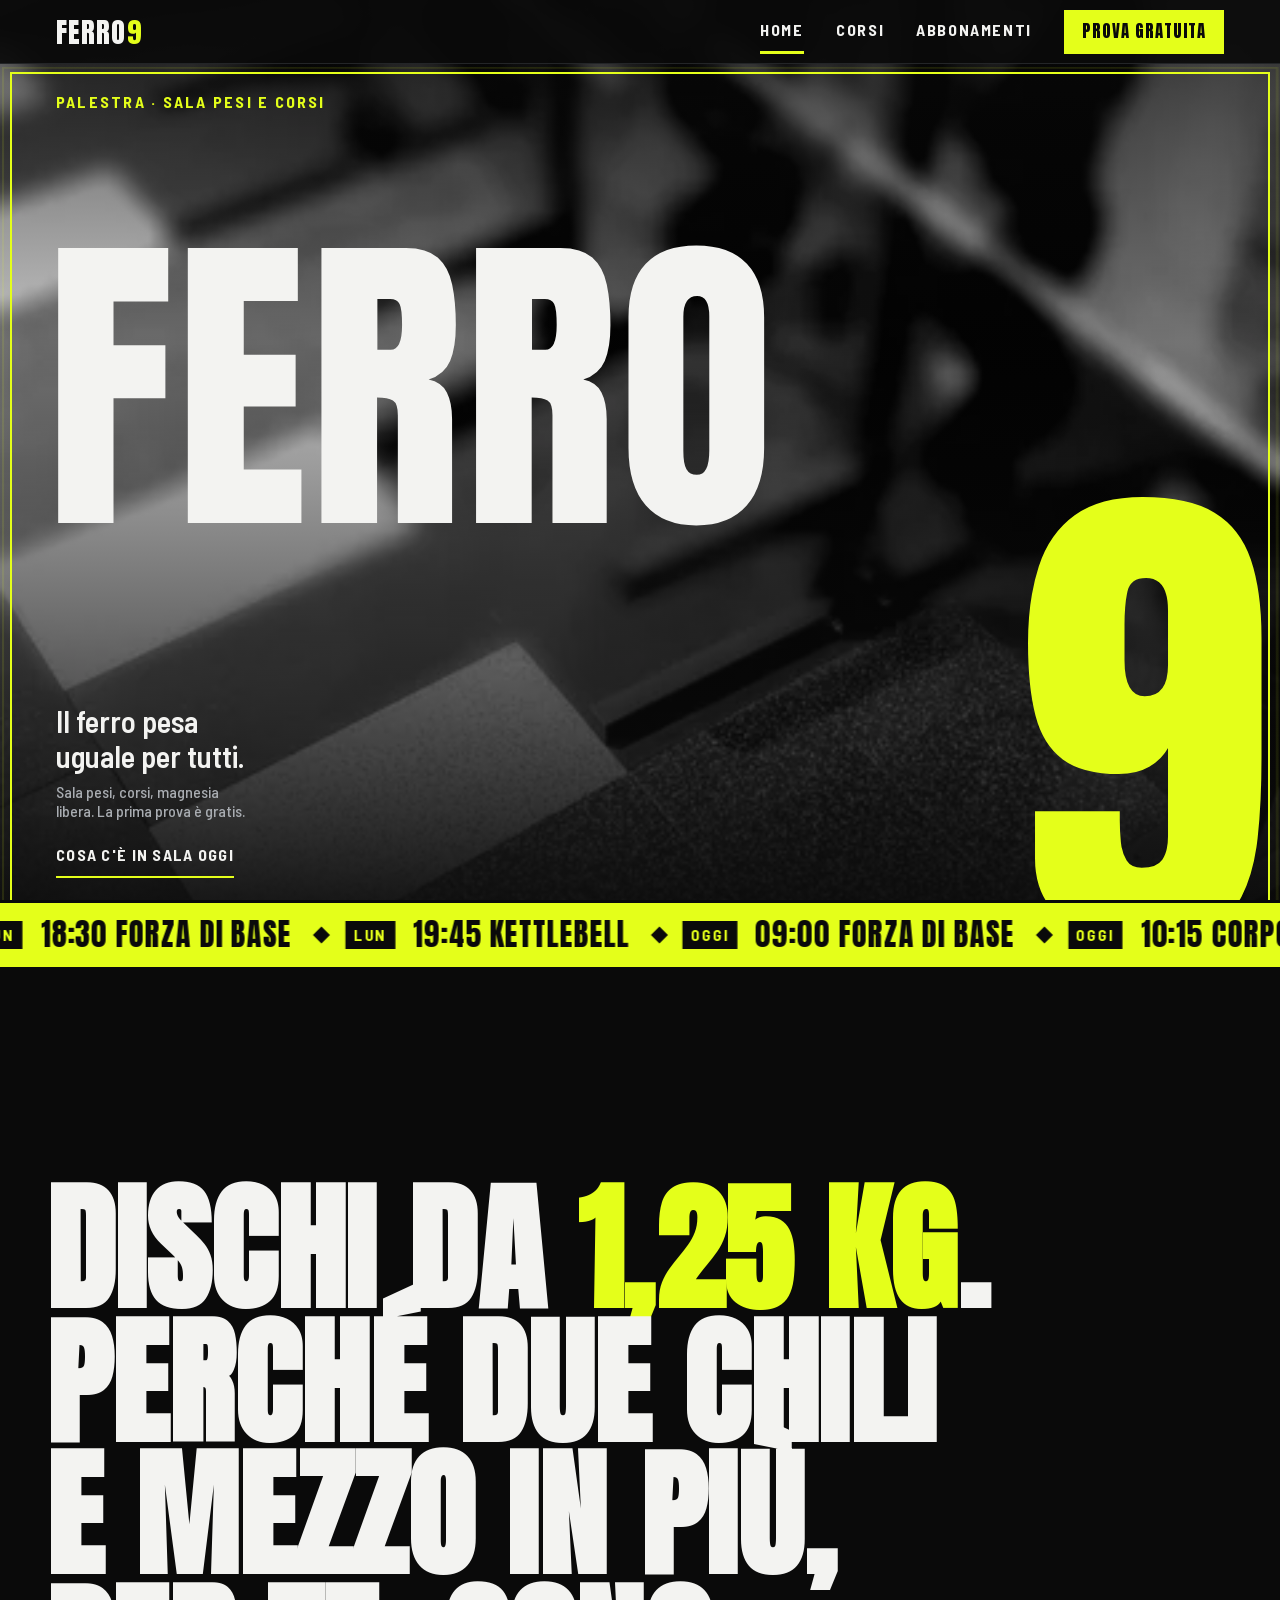
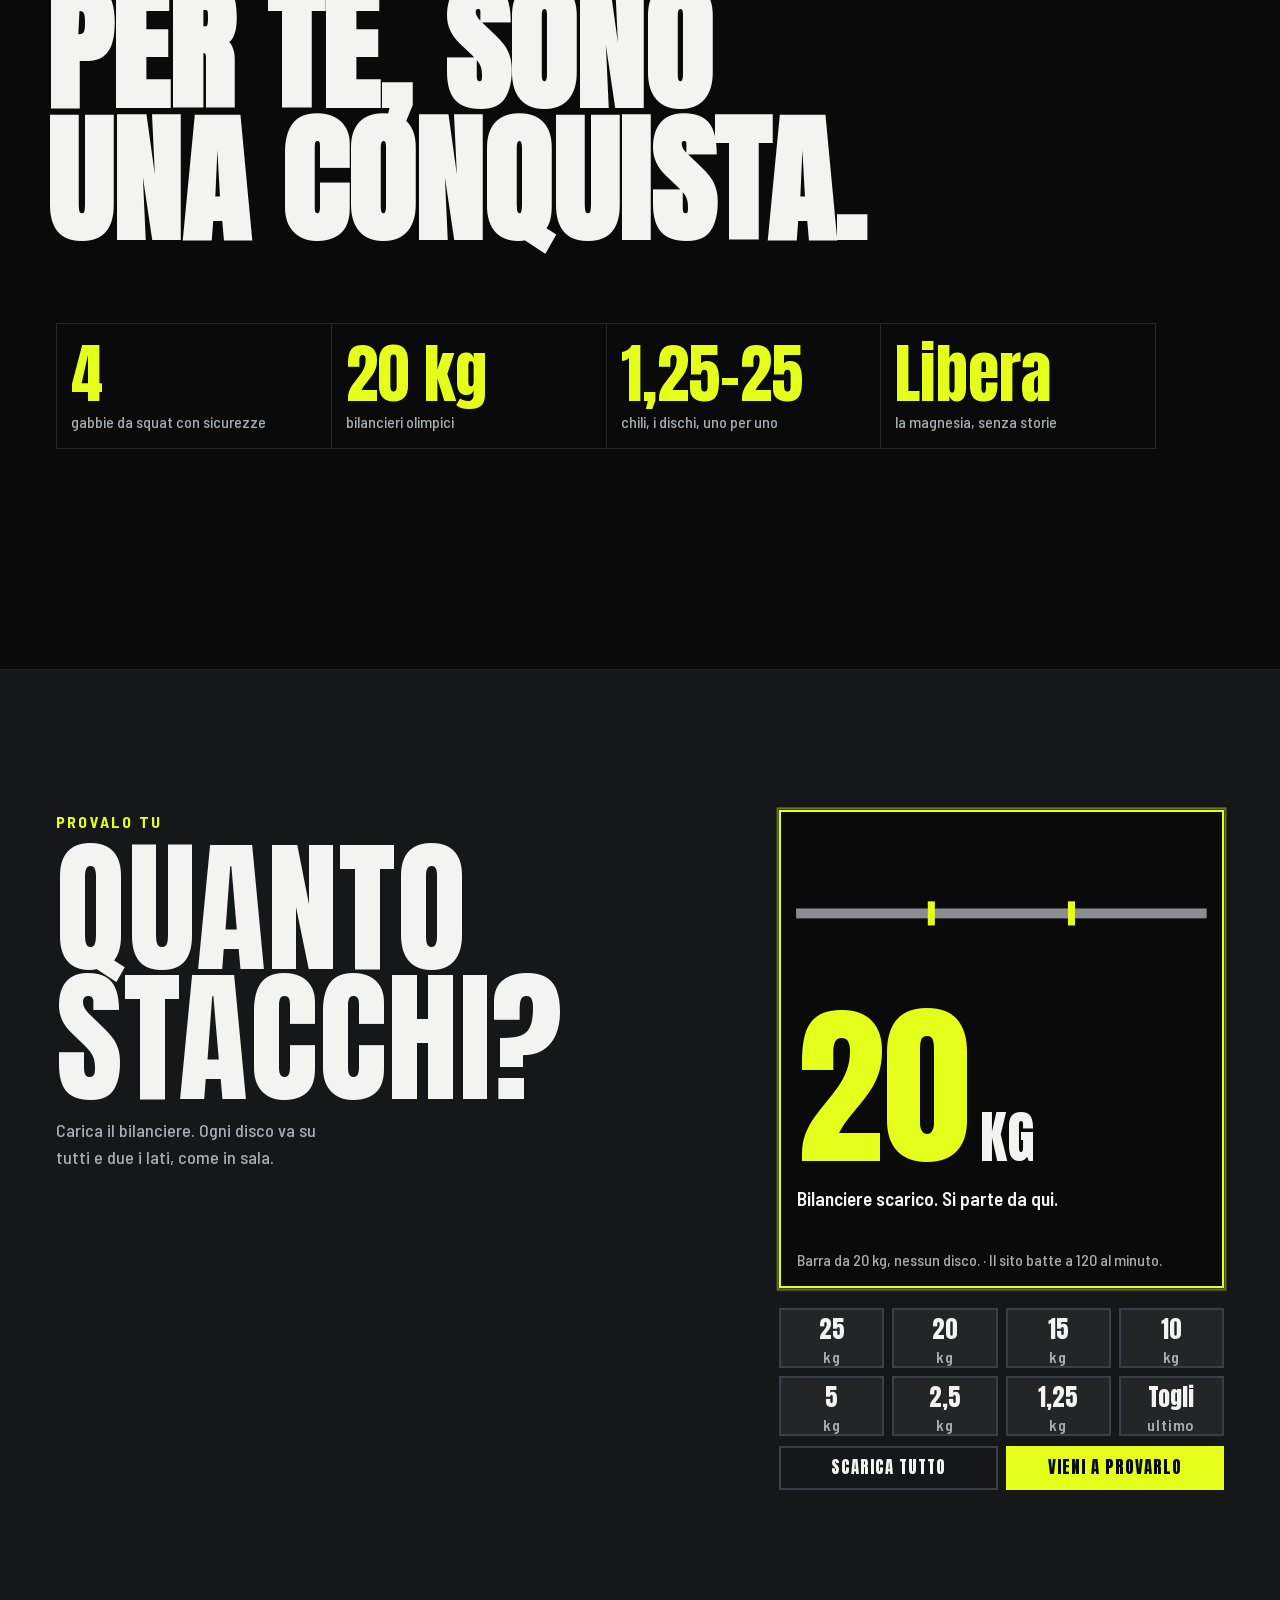
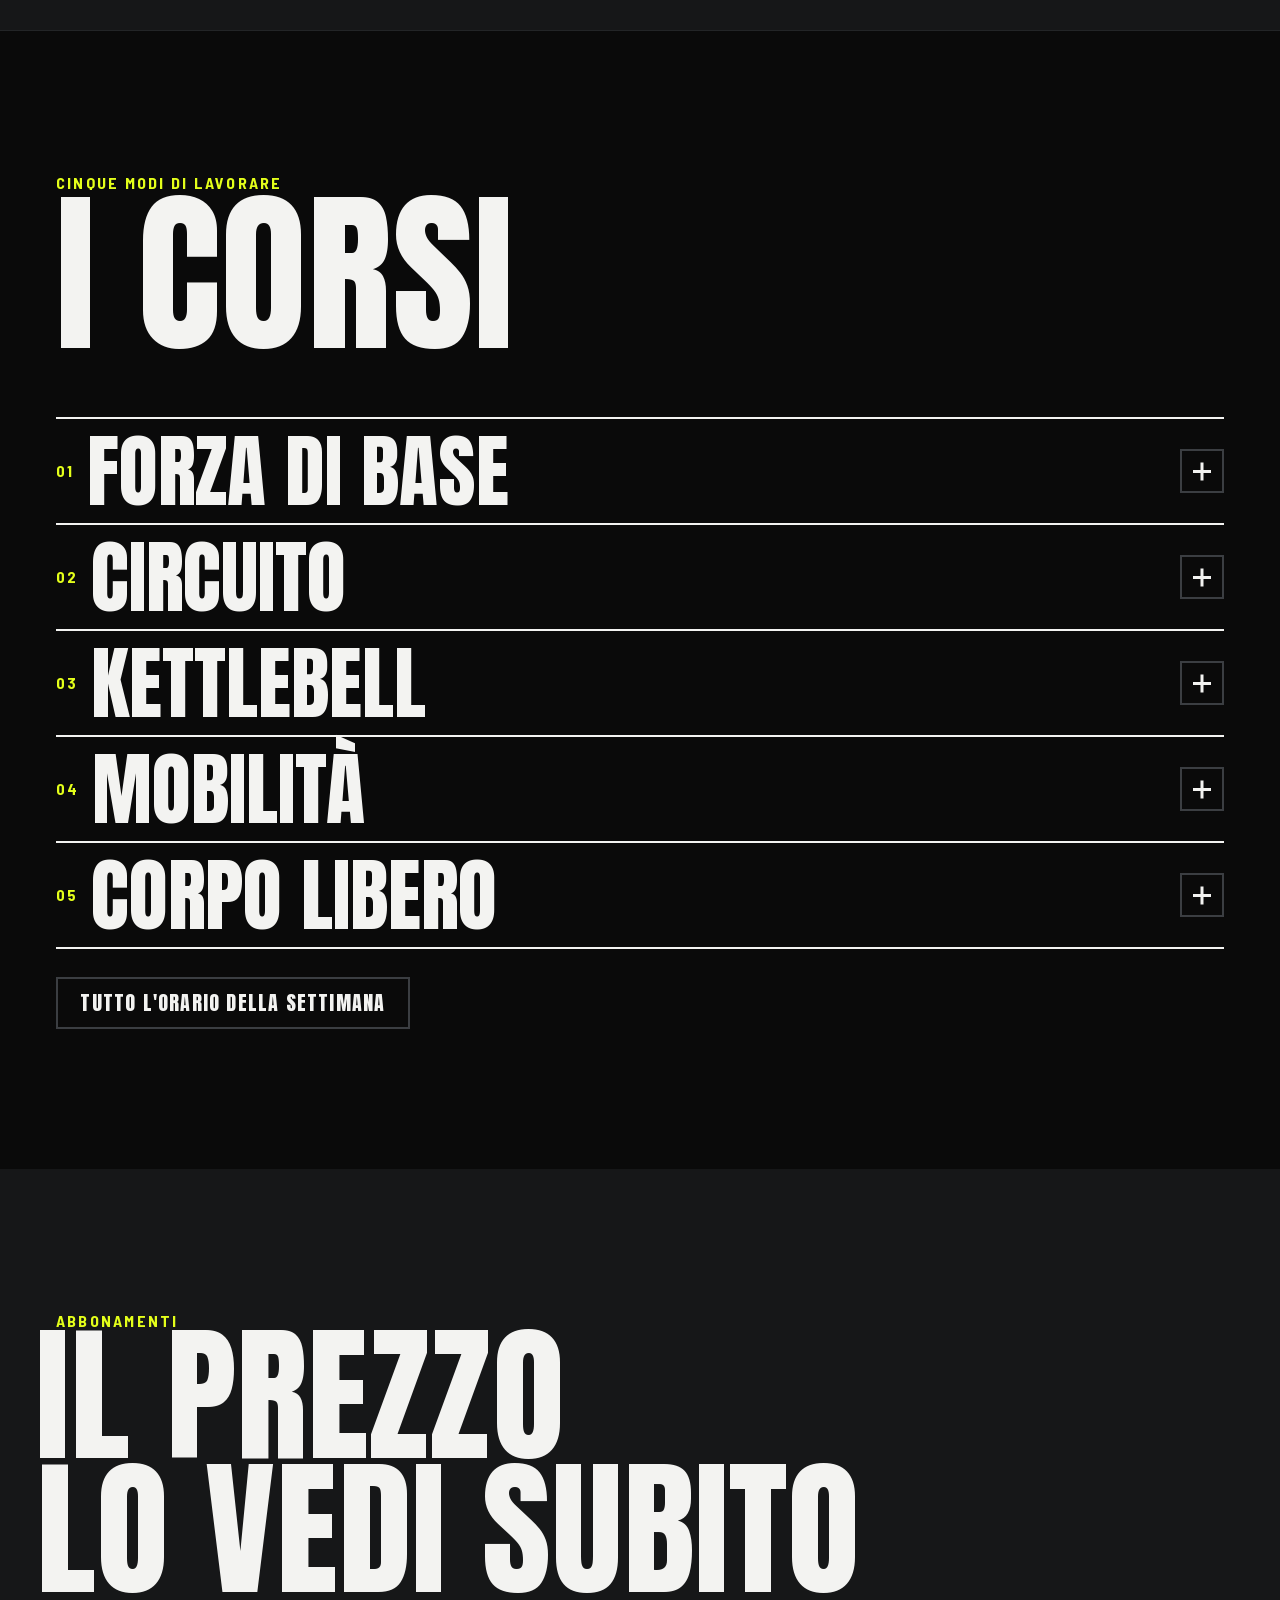
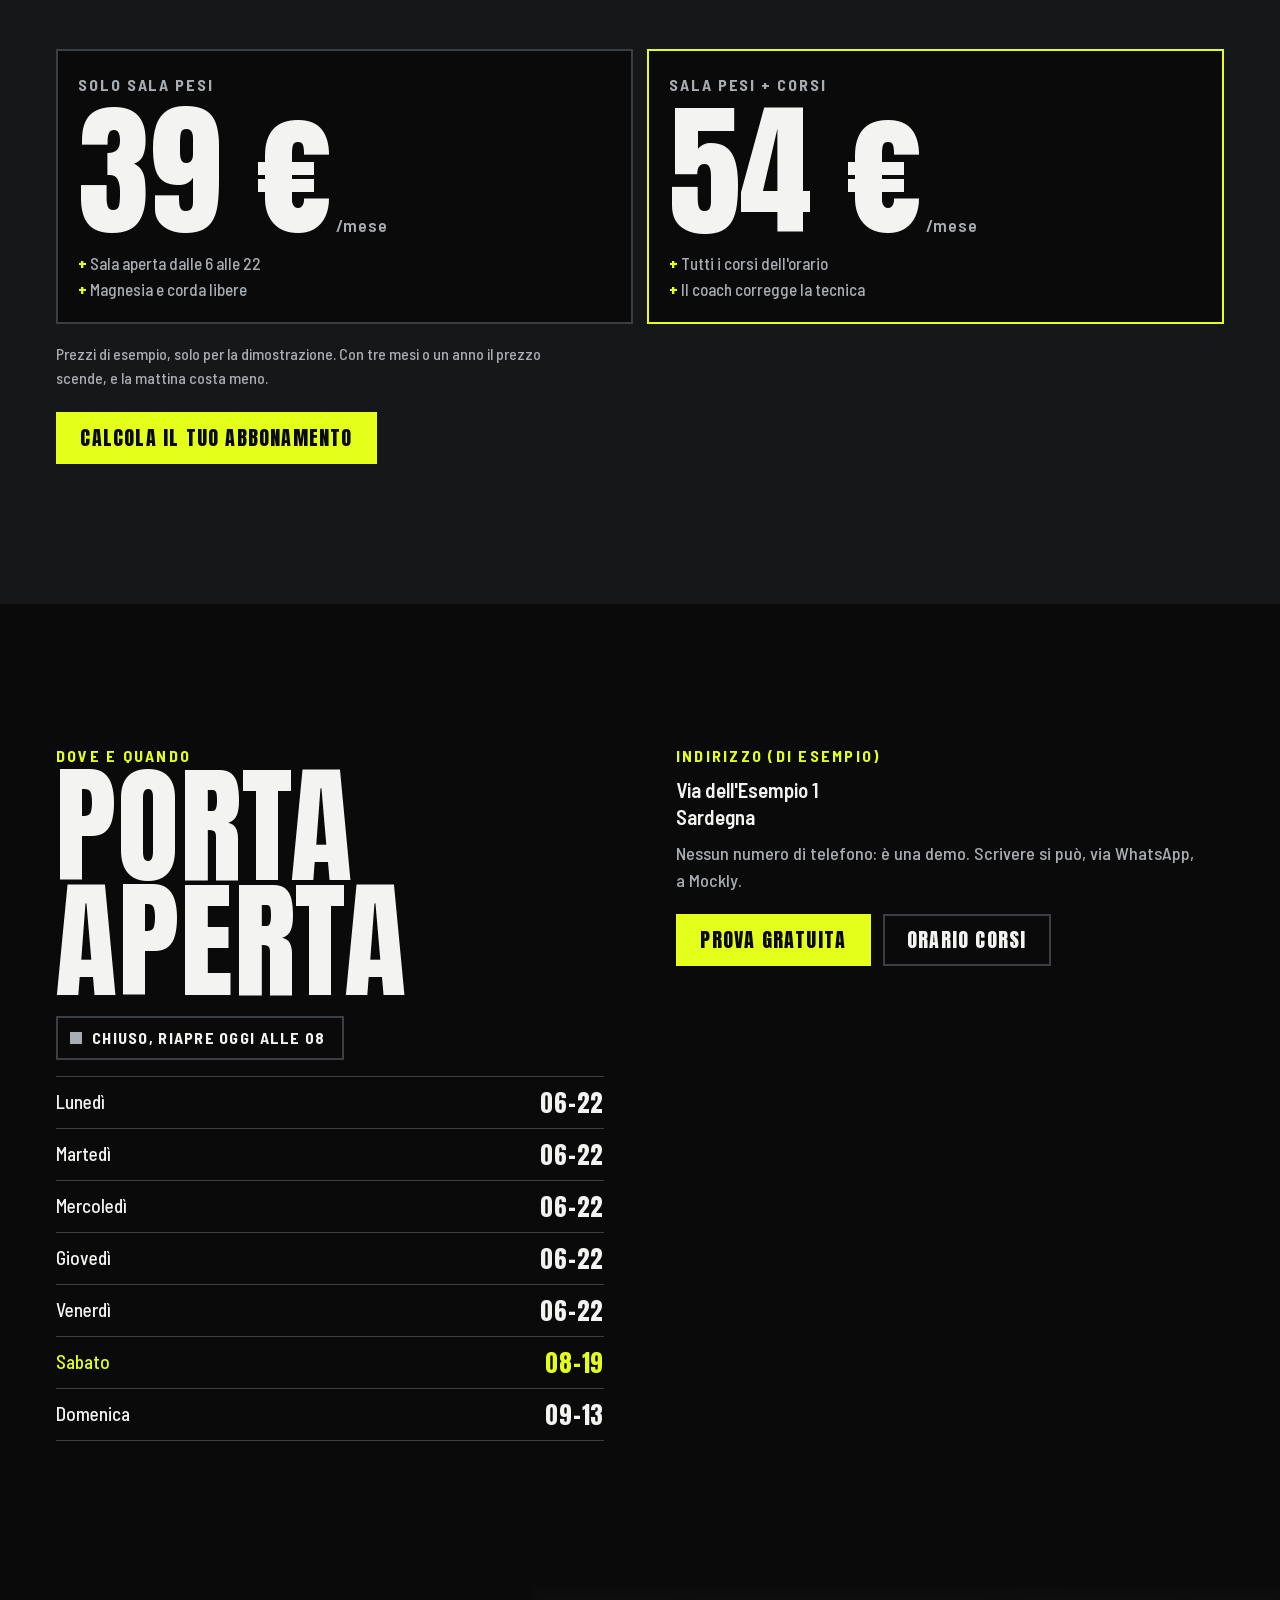
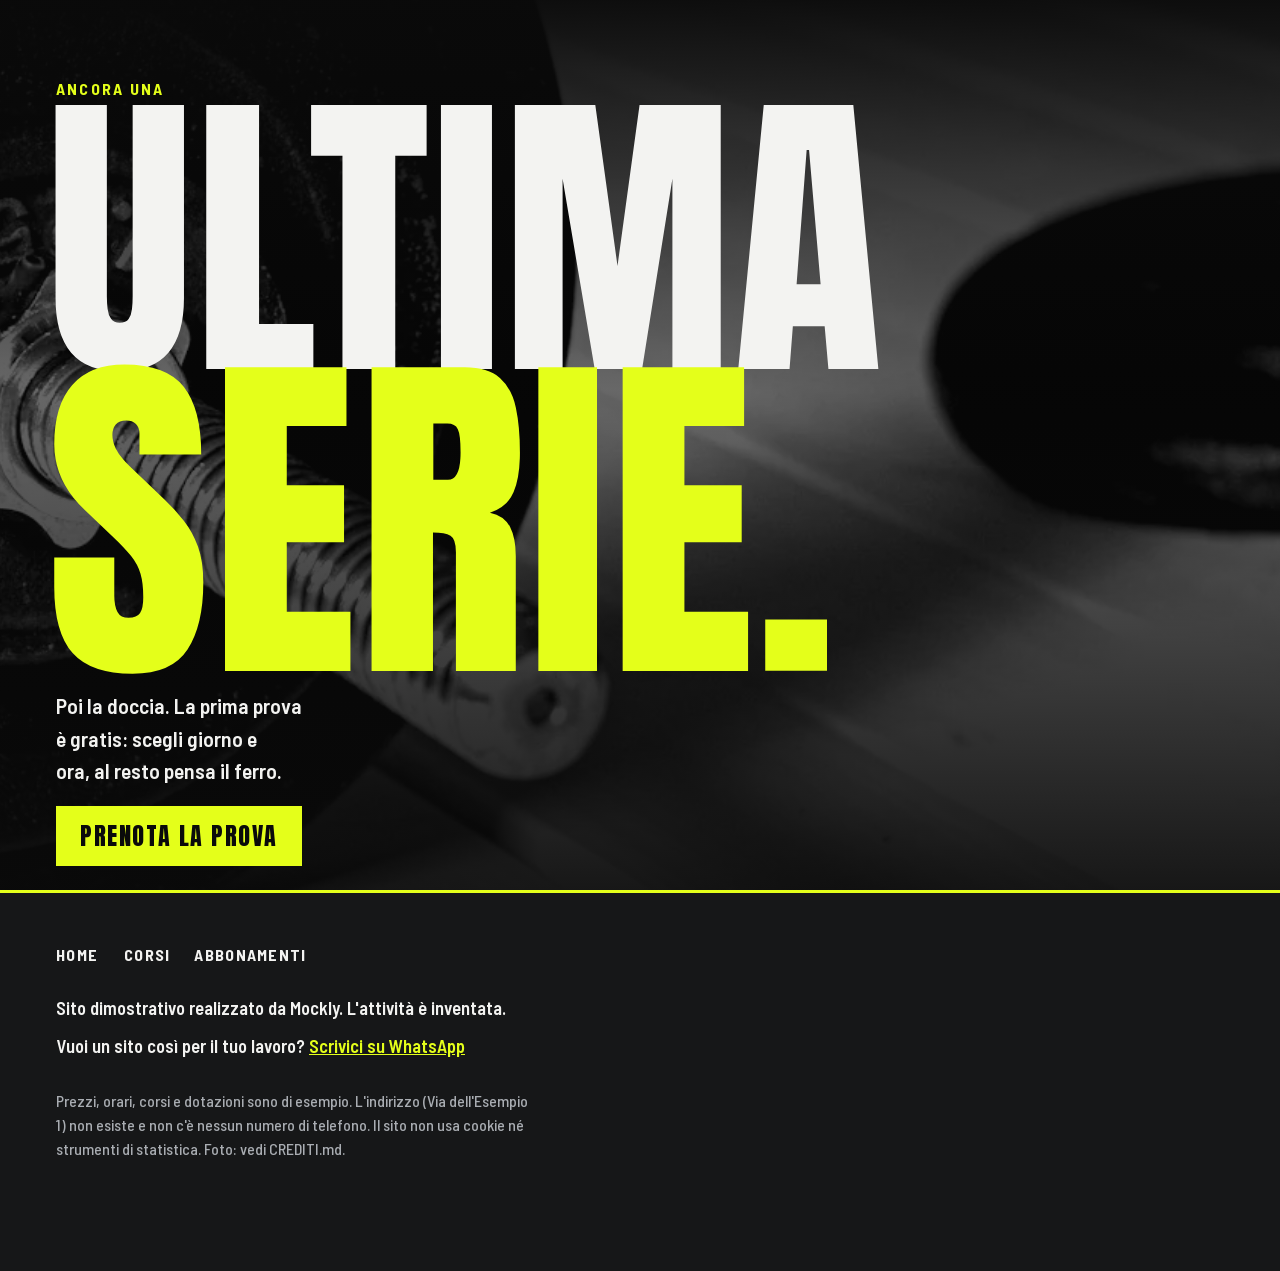
<file: index.html>
<!doctype html>
<html lang="it">
<head>
<meta charset="utf-8">
<meta name="viewport" content="width=device-width, initial-scale=1, viewport-fit=cover">
<title>Ferro 9 — palestra (sito dimostrativo di Mockly)</title>
<meta name="description" content="Ferro 9 è una palestra inventata: sito dimostrativo di Mockly. Sala pesi, corsi, orario filtrabile e richiesta di prova gratuita su WhatsApp.">
<meta name="theme-color" content="#0a0a0a">
<meta name="robots" content="noindex">
<meta property="og:type" content="website">
<meta property="og:locale" content="it_IT">
<meta property="og:title" content="Ferro 9 — palestra (sito dimostrativo di Mockly)">
<meta property="og:description" content="Ferro 9 è una palestra inventata: sito dimostrativo di Mockly. Sala pesi, corsi, orario filtrabile e richiesta di prova gratuita su WhatsApp.">
<meta property="og:image" content="assets/img/og.jpg">
<meta property="og:image:width" content="1200">
<meta property="og:image:height" content="630">
<meta property="og:image:alt" content="Ferro 9: il nome della palestra in lettere gialle su fondo nero">
<meta name="twitter:card" content="summary_large_image">
<link rel="icon" href="assets/img/favicon.svg" type="image/svg+xml">
<link rel="apple-touch-icon" href="assets/img/apple-touch-icon.png">
<link rel="manifest" href="site.webmanifest">
<link rel="preload" href="assets/fonts/anton-400.woff2" as="font" type="font/woff2" crossorigin>
<link rel="stylesheet" href="assets/css/style.css?v=20261105a">
<link rel="preload" as="image" href="assets/img/sala-p-800.webp" media="(max-width: 719px), (orientation: portrait)" imagesrcset="assets/img/sala-p-480.webp 480w, assets/img/sala-p-800.webp 800w, assets/img/sala-p-1200.webp 1200w" imagesizes="100vw">
<script>document.documentElement.classList.add('js');setTimeout(function(){if(!window.__ferro)document.documentElement.classList.add('rv-fallback')},2500)</script>
</head>
<body data-page="home">
<a class="skip-link" href="#main">Vai al contenuto</a>
<header class="site-header">
  <a class="logo" href="index.html" aria-label="Ferro 9, vai all'inizio">Ferro <b>9</b></a>
  <nav class="site-nav" aria-label="Principale">
    <a href="index.html" aria-current="page">Home</a>
    <a href="corsi.html">Corsi</a>
    <a href="abbonamenti.html">Abbonamenti</a>
    <button class="btn btn--small" type="button" data-prova>Prova gratuita</button>
  </nav>
  <button class="menu-btn" type="button" aria-expanded="false" aria-controls="menu" aria-label="Apri il menu">
    <span></span><span></span><span></span>
  </button>
</header>
<div class="scrim" data-scrim></div>
<nav class="menu-panel" id="menu" aria-label="Menu" aria-hidden="true">
  <div class="menu-panel__top">
    <span class="label">Menu</span>
    <button class="menu-btn" type="button" data-menu-close aria-label="Chiudi il menu" aria-expanded="true">
      <span></span><span></span><span></span>
    </button>
  </div>
  <ul>
    <li><a href="index.html" aria-current="page"><small>01</small>Home</a></li>
    <li><a href="corsi.html"><small>02</small>Corsi</a></li>
    <li><a href="abbonamenti.html"><small>03</small>Abbonamenti</a></li>
  </ul>
  <button class="btn" type="button" data-prova>Prova gratuita</button>
</nav>
<main id="main">

<section class="hero" id="top">
  <picture class="hero__img">
    <source media="(min-width: 720px) and (orientation: landscape)" type="image/webp" srcset="assets/img/sala-l-900.webp 900w, assets/img/sala-l-1440.webp 1440w, assets/img/sala-l-1800.webp 1800w" sizes="100vw">
    <img src="assets/img/sala-p-800.webp" srcset="assets/img/sala-p-480.webp 480w, assets/img/sala-p-800.webp 800w, assets/img/sala-p-1200.webp 1200w" sizes="100vw" width="1200" height="1799" alt="Una fila di gabbie da squat con i dischi appesi, in una sala pesi con il pavimento di gomma scura" fetchpriority="high">
  </picture>
  <div class="hero__frame" aria-hidden="true"><span class="ring" data-ring></span></div>
  <p class="label hero__kicker">Palestra · sala pesi e corsi</p>
  <h1 class="big hero__name" data-beat><span class="visually-hidden">Ferro 9, palestra</span><span class="ch" style="--i:0" aria-hidden="true">F</span><span class="ch" style="--i:1" aria-hidden="true">E</span><span class="ch" style="--i:2" aria-hidden="true">R</span><span class="ch" style="--i:3" aria-hidden="true">R</span><span class="ch" style="--i:4" aria-hidden="true">O</span></h1>
  <div class="hero__row">
    <div class="hero__tag">Il ferro pesa uguale per tutti.<span>Sala pesi, corsi, magnesia libera. La prima prova è gratis.</span>
      <a class="link-arrow hero__more" href="#nastro">Cosa c'è in sala oggi</a></div>
    <div class="big hero__nine" data-beat aria-hidden="true">9</div>
  </div>
</section>

<div class="ribbon" id="nastro" data-ribbon role="region" aria-label="Prossimi corsi in sala">
  <div class="ribbon__track"><div class="ribbon__group"><a href="corsi.html">Forza di base</a><a href="corsi.html">Circuito</a><a href="corsi.html">Kettlebell</a><a href="corsi.html">Mobilità</a><a href="corsi.html">Corpo libero</a></div></div>
</div>

<section class="section statement" id="sala" aria-labelledby="statement-t">
  <h2 class="statement__text" id="statement-t" data-beat>Dischi da <mark>1,25&nbsp;kg</mark>. Perché due chili e mezzo in più, per te, sono una conquista.</h2>
  <ul class="specs rv" aria-label="La sala in numeri (di esempio)">
    <li><b>4</b><span>gabbie da squat con sicurezze</span></li>
    <li><b>20&nbsp;kg</b><span>bilancieri olimpici</span></li>
    <li><b>1,25–25</b><span>chili, i dischi, uno per uno</span></li>
    <li><b>Libera</b><span>la magnesia, senza storie</span></li>
  </ul>
</section>

<section class="section rack" id="bilanciere" aria-labelledby="rack-t">
  <div class="rack__layout">
    <div class="rack__head rv">
      <p class="label">Provalo tu</p>
      <h2 class="big rack__title" id="rack-t" data-beat>Quanto stacchi?</h2>
      <p class="mute" style="margin-top:14px">Carica il bilanciere. Ogni disco va su tutti e due i lati, come in sala.</p>
    </div>
    <div class="rack__tool rv">
      <div class="rack__stage framed" data-rack-stage>
        <span class="ring" data-ring></span>
        <svg class="rack__svg" viewBox="0 0 600 230" role="img" aria-label="Bilanciere con i dischi caricati" data-rack-svg>
          <rect x="10" y="108" width="580" height="14" fill="#8a8d91"/>
          <rect x="196" y="98" width="10" height="34" fill="#e4ff1a"/>
          <rect x="394" y="98" width="10" height="34" fill="#e4ff1a"/>
          <g data-rack-left></g><g data-rack-right></g>
        </svg>
        <div class="rack__total"><span class="rack__kg" data-rack-kg>20</span><span class="rack__unit">kg</span></div>
        <p class="rack__note" data-rack-note aria-live="polite">Bilanciere scarico. Si parte da qui.</p>
        <p class="rack__sides" data-rack-sides>Barra da 20 kg, nessun disco.</p>
      </div>
      <div class="rack__pad" role="group" aria-label="Aggiungi un disco per lato">
        <button class="plate-btn" type="button" data-plate="25">25<small>kg</small></button>
        <button class="plate-btn" type="button" data-plate="20">20<small>kg</small></button>
        <button class="plate-btn" type="button" data-plate="15">15<small>kg</small></button>
        <button class="plate-btn" type="button" data-plate="10">10<small>kg</small></button>
        <button class="plate-btn" type="button" data-plate="5">5<small>kg</small></button>
        <button class="plate-btn" type="button" data-plate="2.5">2,5<small>kg</small></button>
        <button class="plate-btn" type="button" data-plate="1.25">1,25<small>kg</small></button>
        <button class="plate-btn" type="button" data-rack-undo aria-label="Togli l'ultimo disco">Togli<small>ultimo</small></button>
      </div>
      <div class="rack__tools"><button class="btn btn--ghost btn--small" type="button" data-rack-clear>Scarica tutto</button>
        <button class="btn btn--small" type="button" data-prova>Vieni a provarlo</button></div>
    </div>
  </div>
</section>

<section class="section lessons" id="corsi" aria-labelledby="lessons-t">
  <p class="label rv">Cinque modi di lavorare</p>
  <h2 class="big lessons__title" id="lessons-t" data-beat>I corsi</h2>
  <ol class="lesson-list" style="list-style:none;padding:0">
      <li class="lesson-item rv">
        <details class="lesson" data-course="forza">
          <summary><span class="lesson__n">01</span><span class="lesson__name">Forza di base</span><span class="lesson__plus" aria-hidden="true"></span></summary>
          <div class="lesson__body">
            <p>Squat, panca e stacco, con la progressione scritta sulla lavagna: ogni settimana un po&#x27; di più. Serie e ripetizioni, recuperi da due o tre minuti. Il coach corregge la tecnica prima del carico.</p>
            <p class="lesson__meta"><span><b>60′</b> a lezione</span><span>Tutti i livelli</span><span>Si porta: scarpe piatte, magnesia se vuoi</span></p>
            <div class="lesson__actions">
              <button class="btn btn--small" type="button" data-prova data-corso="forza">Prova gratis</button>
              <a class="link-arrow" href="corsi.html?corso=forza">Vedi gli orari</a>
            </div>
          </div>
        </details>
      </li>
      <li class="lesson-item rv">
        <details class="lesson" data-course="circuito">
          <summary><span class="lesson__n">02</span><span class="lesson__name">Circuito</span><span class="lesson__plus" aria-hidden="true"></span></summary>
          <div class="lesson__body">
            <p>Sei stazioni: kettlebell, corda, palla medica, sacco. Ogni minuto parte un giro (EMOM). Si suda, non si pensa.</p>
            <p class="lesson__meta"><span><b>45′</b> a lezione</span><span>Tutti i livelli</span><span>Si porta: asciugamano e una bottiglia</span></p>
            <div class="lesson__actions">
              <button class="btn btn--small" type="button" data-prova data-corso="circuito">Prova gratis</button>
              <a class="link-arrow" href="corsi.html?corso=circuito">Vedi gli orari</a>
            </div>
          </div>
        </details>
      </li>
      <li class="lesson-item rv">
        <details class="lesson" data-course="kettlebell">
          <summary><span class="lesson__n">03</span><span class="lesson__name">Kettlebell</span><span class="lesson__plus" aria-hidden="true"></span></summary>
          <div class="lesson__body">
            <p>Swing, goblet squat, turkish get-up. Pesi da 8 a 24 kg: la tecnica viene prima, il peso dopo.</p>
            <p class="lesson__meta"><span><b>50′</b> a lezione</span><span>Anche chi parte da zero</span><span>Si porta: scarpe basse o piedi nudi</span></p>
            <div class="lesson__actions">
              <button class="btn btn--small" type="button" data-prova data-corso="kettlebell">Prova gratis</button>
              <a class="link-arrow" href="corsi.html?corso=kettlebell">Vedi gli orari</a>
            </div>
          </div>
        </details>
      </li>
      <li class="lesson-item rv">
        <details class="lesson" data-course="mobilita">
          <summary><span class="lesson__n">04</span><span class="lesson__name">Mobilità</span><span class="lesson__plus" aria-hidden="true"></span></summary>
          <div class="lesson__body">
            <p>Anche, spalle e schiena: le articolazioni che il ferro stringe. Utile prima o dopo il bilanciere, o per chi sta tutto il giorno seduto.</p>
            <p class="lesson__meta"><span><b>45′</b> a lezione</span><span>Tutti i livelli</span><span>Si porta: vestiti comodi</span></p>
            <div class="lesson__actions">
              <button class="btn btn--small" type="button" data-prova data-corso="mobilita">Prova gratis</button>
              <a class="link-arrow" href="corsi.html?corso=mobilita">Vedi gli orari</a>
            </div>
          </div>
        </details>
      </li>
      <li class="lesson-item rv">
        <details class="lesson" data-course="corpo">
          <summary><span class="lesson__n">05</span><span class="lesson__name">Corpo libero</span><span class="lesson__plus" aria-hidden="true"></span></summary>
          <div class="lesson__body">
            <p>Trazioni, parallele, flessioni, plank. Una sbarra e il tuo peso: nessun disco da caricare.</p>
            <p class="lesson__meta"><span><b>50′</b> a lezione</span><span>Intermedio</span><span>Si porta: magnesia o guanti, se li usi</span></p>
            <div class="lesson__actions">
              <button class="btn btn--small" type="button" data-prova data-corso="corpo">Prova gratis</button>
              <a class="link-arrow" href="corsi.html?corso=corpo">Vedi gli orari</a>
            </div>
          </div>
        </details>
      </li>
  </ol>
  <p style="margin-top:28px" class="rv"><a class="btn btn--ghost" href="corsi.html">Tutto l'orario della settimana</a></p>
</section>

<section class="section section--iron plans" id="abbonamenti" aria-labelledby="plans-t">
  <p class="label rv">Abbonamenti</p>
  <h2 class="big plans__title" id="plans-t" data-beat>Il prezzo<br>lo vedi subito</h2>
  <div class="plan-pair">
    <article class="plan rv">
      <p class="plan__name">Solo sala pesi</p>
      <p class="plan__price">39 €<small> /mese</small></p>
      <ul class="plan__list"><li>Sala aperta dalle 6 alle 22</li><li>Magnesia e corda libere</li></ul>
    </article>
    <article class="plan plan--hot rv" style="--d:90ms">
      <p class="plan__name">Sala pesi + corsi</p>
      <p class="plan__price">54 €<small> /mese</small></p>
      <ul class="plan__list"><li>Tutti i corsi dell'orario</li><li>Il coach corregge la tecnica</li></ul>
    </article>
  </div>
  <p class="fineprint rv">Prezzi di esempio, solo per la dimostrazione. Con tre mesi o un anno il prezzo scende, e la mattina costa meno.</p>
  <p style="margin-top:22px" class="rv"><a class="btn" href="abbonamenti.html#calcolatore">Calcola il tuo abbonamento</a></p>
</section>

<section class="section where" id="dove" aria-labelledby="where-t">
  <div class="rv">
    <p class="label">Dove e quando</p>
    <h2 class="big where__title" id="where-t" data-beat>Porta aperta</h2>
    <p class="open-now" style="margin-top:18px" data-open-now data-state="closed"><i></i><span>Orari di esempio</span></p>
    <ul class="hours" data-hours></ul>
  </div>
  <div class="rv" style="--d:90ms">
    <p class="label">Indirizzo (di esempio)</p>
    <p class="address" style="margin-top:8px">Via dell'Esempio 1<br>Sardegna</p>
    <p class="mute" style="margin-top:10px">Nessun numero di telefono: è una demo. Scrivere si può, via WhatsApp, a Mockly.</p>
    <div class="where__actions"><button class="btn" type="button" data-prova>Prova gratuita</button>
      <a class="btn btn--ghost" href="corsi.html">Orario corsi</a></div>
  </div>
</section>

<section class="finale" aria-labelledby="finale-t">
  <picture class="finale__img" aria-hidden="true">
    <img src="assets/img/manubrio-1000.webp" srcset="assets/img/manubrio-480.webp 480w, assets/img/manubrio-800.webp 800w, assets/img/manubrio-1000.webp 1000w" sizes="100vw" width="1000" height="600" alt="" loading="lazy">
  </picture>
  <p class="label rv">Ancora una</p>
  <h2 class="big finale__title" id="finale-t" data-beat><span>Ultima</span><span class="acid">serie.</span></h2>
  <p class="finale__text rv">Poi la doccia. La prima prova è gratis: scegli giorno e ora, al resto pensa il ferro.</p>
  <button class="btn" type="button" data-prova>Prenota la prova</button>
</section>

</main>
<footer class="site-footer">
  <ul class="site-footer__nav">
    <li><a href="index.html">Home</a></li>
    <li><a href="corsi.html">Corsi</a></li>
    <li><a href="abbonamenti.html">Abbonamenti</a></li>
  </ul>
  <p class="site-footer__demo">Sito dimostrativo realizzato da Mockly. L'attività è inventata.<br>
    Vuoi un sito così per il tuo lavoro? <a href="https://wa.me/393517578080?text=Ciao%20Mockly%21%20Ho%20visto%20la%20demo%20del%20sito%20di%20Ferro%209%20%28palestra%20inventata%29.%20Vorrei%20un%20sito%20cos%C3%AC%20per%20il%20mio%20lavoro." rel="noopener">Scrivici su WhatsApp</a></p>
  <small>Prezzi, orari, corsi e dotazioni sono di esempio. L'indirizzo (Via dell'Esempio 1) non esiste e non c'è nessun numero di telefono. Il sito non usa cookie né strumenti di statistica. Foto: vedi CREDITI.md.</small>
</footer>
<div class="cta-bar"><button class="btn" type="button" data-prova>Prova gratuita</button></div>
<dialog class="sheet" id="prova" aria-labelledby="prova-titolo">
  <div class="sheet__in">
    <div class="sheet__top">
      <h2 class="big sheet__title" id="prova-titolo">Prova gratuita</h2>
      <button class="sheet__close" type="button" data-close aria-label="Chiudi">×</button>
    </div>
    <p class="sheet__demo"><strong>Dimostrazione.</strong> Non scrivi a una palestra vera: si apre WhatsApp con un messaggio già scritto a Mockly, lo studio che ha fatto il sito.</p>
    <form class="form" id="prova-form" novalidate>
      <div class="field" data-field="nome">
        <label for="f-nome">Il tuo nome</label>
        <input id="f-nome" name="nome" type="text" autocomplete="given-name" enterkeyhint="next" required>
        <p class="field__err" id="e-nome" role="alert"></p>
      </div>
      <div class="field">
        <label for="f-corso">Corso</label>
        <select id="f-corso" name="corso"><option value="">Decide il coach</option><option value="forza">Forza di base</option><option value="circuito">Circuito</option><option value="kettlebell">Kettlebell</option><option value="mobilita">Mobilità</option><option value="corpo">Corpo libero</option></select>
      </div>
      <div class="field" data-field="giorno">
        <label for="f-giorno">Giorno</label>
        <select id="f-giorno" name="giorno" required><option value="">Scegli il giorno</option><option value="1">Lunedì</option><option value="2">Martedì</option><option value="3">Mercoledì</option><option value="4">Giovedì</option><option value="5">Venerdì</option><option value="6">Sabato</option></select>
        <p class="field__err" id="e-giorno" role="alert"></p>
      </div>
      <fieldset class="field" data-field="fascia">
        <legend>Quando preferisci</legend>
        <div class="chips">
          <label class="chip"><input type="radio" name="fascia" value="mattina"><span>Mattina</span></label>
          <label class="chip"><input type="radio" name="fascia" value="pausa pranzo"><span>Pausa pranzo</span></label>
          <label class="chip"><input type="radio" name="fascia" value="sera"><span>Sera</span></label>
        </div>
        <p class="field__err" id="e-fascia" role="alert"></p>
      </fieldset>
      <p class="form__status" id="prova-status" role="status" aria-live="polite"></p>
      <button class="btn" type="submit">Apri WhatsApp</button>
    </form>
  </div>
</dialog>
<script src="assets/js/data.js?v=20261105a"></script>
<script src="assets/js/main.js?v=20261105a"></script>
</body>
</html>
</file>
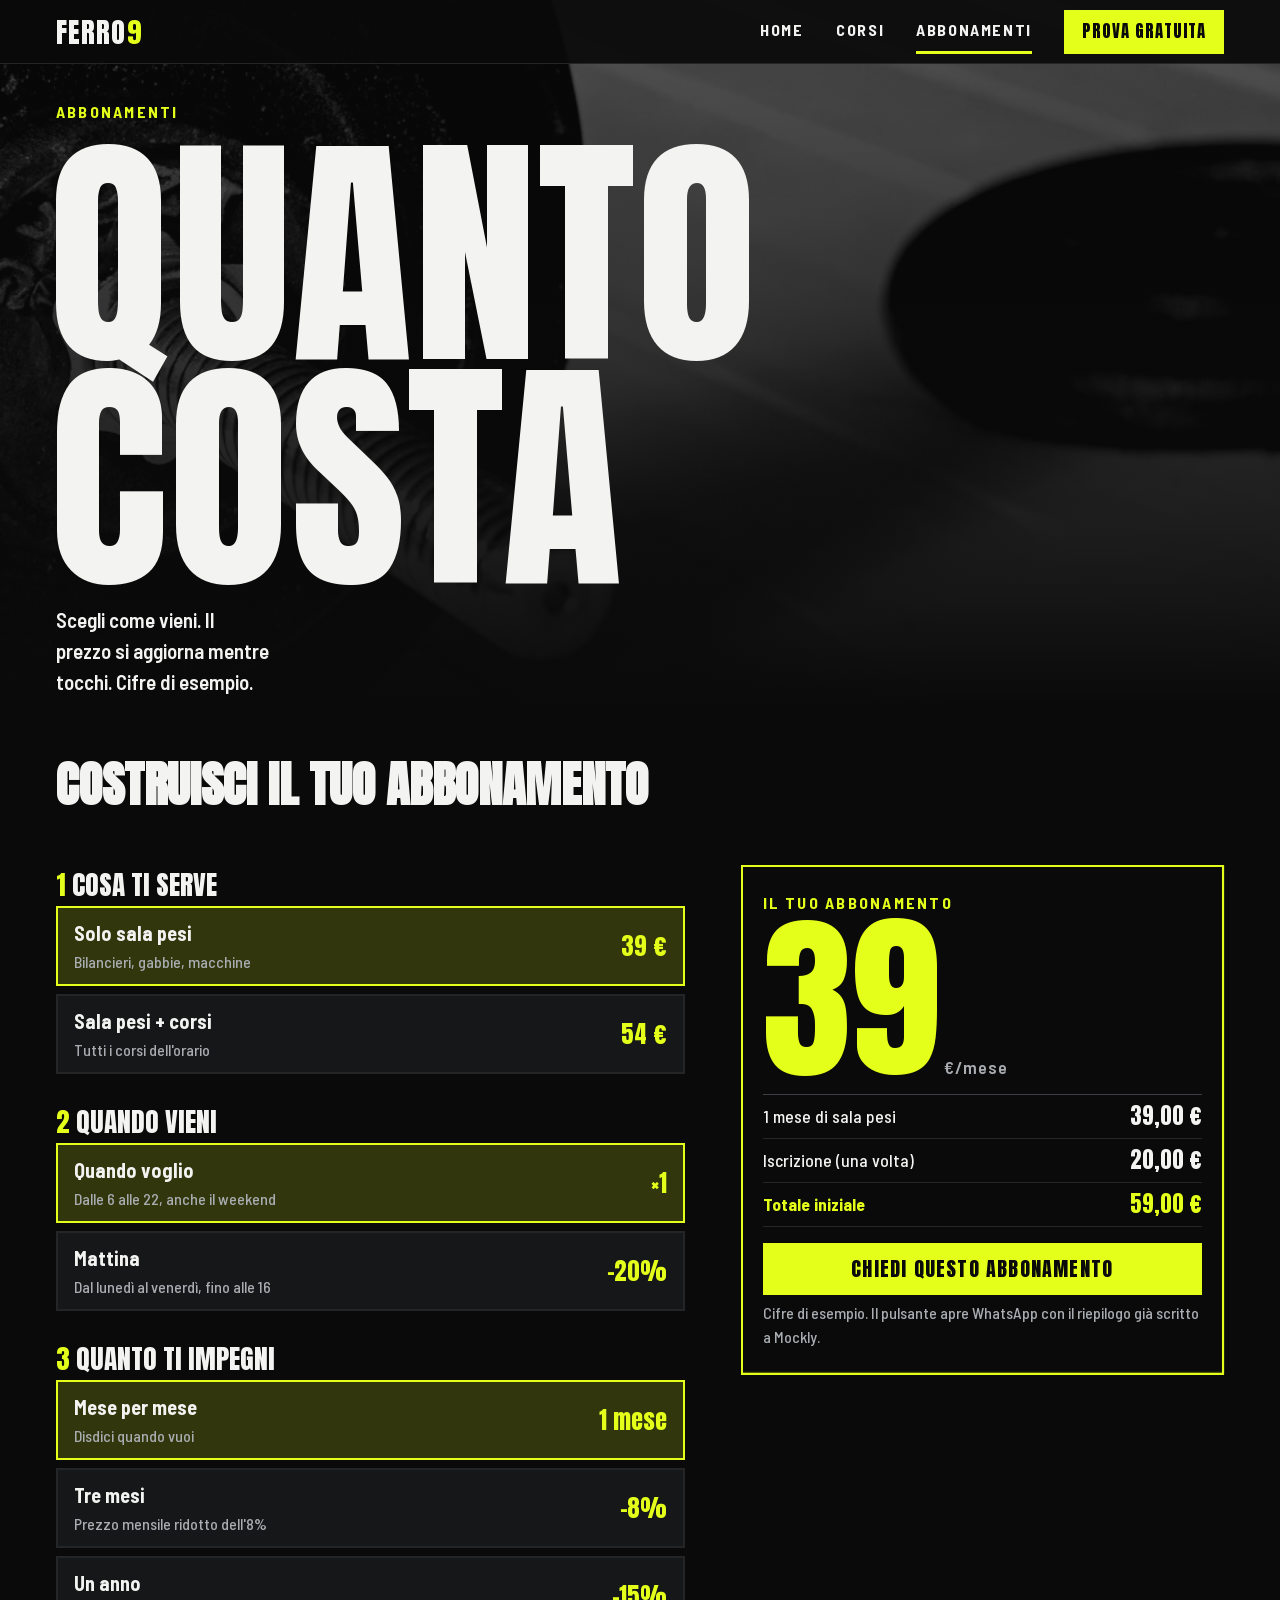
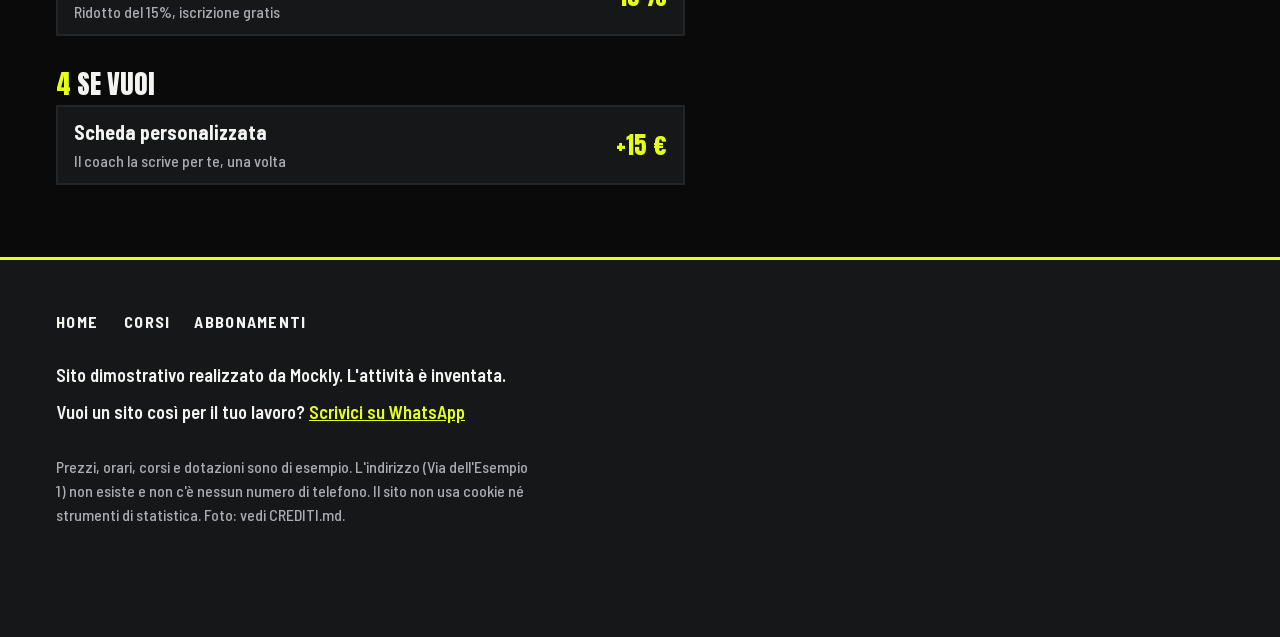
<file: abbonamenti.html>
<!doctype html>
<html lang="it">
<head>
<meta charset="utf-8">
<meta name="viewport" content="width=device-width, initial-scale=1, viewport-fit=cover">
<title>Abbonamenti — Ferro 9 (sito dimostrativo di Mockly)</title>
<meta name="description" content="Calcola l&#x27;abbonamento di esempio della palestra inventata Ferro 9: sala pesi o sala più corsi, mattina o tutto il giorno, mese per mese o annuale.">
<meta name="theme-color" content="#0a0a0a">
<meta name="robots" content="noindex">
<meta property="og:type" content="website">
<meta property="og:locale" content="it_IT">
<meta property="og:title" content="Abbonamenti — Ferro 9 (sito dimostrativo di Mockly)">
<meta property="og:description" content="Calcola l&#x27;abbonamento di esempio della palestra inventata Ferro 9: sala pesi o sala più corsi, mattina o tutto il giorno, mese per mese o annuale.">
<meta property="og:image" content="assets/img/og.jpg">
<meta property="og:image:width" content="1200">
<meta property="og:image:height" content="630">
<meta property="og:image:alt" content="Ferro 9: il nome della palestra in lettere gialle su fondo nero">
<meta name="twitter:card" content="summary_large_image">
<link rel="icon" href="assets/img/favicon.svg" type="image/svg+xml">
<link rel="apple-touch-icon" href="assets/img/apple-touch-icon.png">
<link rel="manifest" href="site.webmanifest">
<link rel="preload" href="assets/fonts/anton-400.woff2" as="font" type="font/woff2" crossorigin>
<link rel="stylesheet" href="assets/css/style.css?v=20261105a">
<script>document.documentElement.classList.add('js');setTimeout(function(){if(!window.__ferro)document.documentElement.classList.add('rv-fallback')},2500)</script>
</head>
<body data-page="abbonamenti">
<a class="skip-link" href="#main">Vai al contenuto</a>
<header class="site-header">
  <a class="logo" href="index.html" aria-label="Ferro 9, vai all'inizio">Ferro <b>9</b></a>
  <nav class="site-nav" aria-label="Principale">
    <a href="index.html">Home</a>
    <a href="corsi.html">Corsi</a>
    <a href="abbonamenti.html" aria-current="page">Abbonamenti</a>
    <button class="btn btn--small" type="button" data-prova>Prova gratuita</button>
  </nav>
  <button class="menu-btn" type="button" aria-expanded="false" aria-controls="menu" aria-label="Apri il menu">
    <span></span><span></span><span></span>
  </button>
</header>
<div class="scrim" data-scrim></div>
<nav class="menu-panel" id="menu" aria-label="Menu" aria-hidden="true">
  <div class="menu-panel__top">
    <span class="label">Menu</span>
    <button class="menu-btn" type="button" data-menu-close aria-label="Chiudi il menu" aria-expanded="true">
      <span></span><span></span><span></span>
    </button>
  </div>
  <ul>
    <li><a href="index.html"><small>01</small>Home</a></li>
    <li><a href="corsi.html"><small>02</small>Corsi</a></li>
    <li><a href="abbonamenti.html" aria-current="page"><small>03</small>Abbonamenti</a></li>
  </ul>
  <button class="btn" type="button" data-prova>Prova gratuita</button>
</nav>
<main id="main">

<section class="page-hero">
  <picture class="page-hero__img" aria-hidden="true"><img src="assets/img/manubrio-1000.webp" srcset="assets/img/manubrio-480.webp 480w, assets/img/manubrio-800.webp 800w, assets/img/manubrio-1000.webp 1000w" sizes="100vw" width="1000" height="600" alt=""></picture>
  <p class="label">Abbonamenti</p>
  <h1 class="big page-hero__title page-hero__title--long" data-beat>Quanto<br>costa</h1>
  <p class="page-hero__lead">Scegli come vieni. Il prezzo si aggiorna mentre tocchi. Cifre di esempio.</p>
</section>
<div class="calc" id="calcolatore">
  <h2 class="calc__title" style="grid-column:1/-1">Costruisci il tuo abbonamento</h2>
  <form id="calc-form" class="calc__form" style="display:grid;gap:28px">
    <p class="calc__mini" aria-hidden="true"><span><b data-mini-month>39 €</b> al mese</span><span>subito <b data-mini-total>59,00 €</b></span></p>
    <fieldset class="calc__step">
      <legend><span>1</span>Cosa ti serve</legend>
      <div class="calc__opts">
        <label class="opt"><input type="radio" name="piano" value="39" checked><span class="opt__box"><b>Solo sala pesi</b><small>Bilancieri, gabbie, macchine</small><i>39 €</i></span></label>
        <label class="opt"><input type="radio" name="piano" value="54"><span class="opt__box"><b>Sala pesi + corsi</b><small>Tutti i corsi dell'orario</small><i>54 €</i></span></label>
      </div>
    </fieldset>
    <fieldset class="calc__step">
      <legend><span>2</span>Quando vieni</legend>
      <div class="calc__opts">
        <label class="opt"><input type="radio" name="quando" value="1" checked><span class="opt__box"><b>Quando voglio</b><small>Dalle 6 alle 22, anche il weekend</small><i>×1</i></span></label>
        <label class="opt"><input type="radio" name="quando" value="0.8"><span class="opt__box"><b>Mattina</b><small>Dal lunedì al venerdì, fino alle 16</small><i>−20%</i></span></label>
      </div>
    </fieldset>
    <fieldset class="calc__step">
      <legend><span>3</span>Quanto ti impegni</legend>
      <div class="calc__opts">
        <label class="opt"><input type="radio" name="durata" value="1" checked><span class="opt__box"><b>Mese per mese</b><small>Disdici quando vuoi</small><i>1 mese</i></span></label>
        <label class="opt"><input type="radio" name="durata" value="3"><span class="opt__box"><b>Tre mesi</b><small>Prezzo mensile ridotto dell'8%</small><i>−8%</i></span></label>
        <label class="opt"><input type="radio" name="durata" value="12"><span class="opt__box"><b>Un anno</b><small>Ridotto del 15%, iscrizione gratis</small><i>−15%</i></span></label>
      </div>
    </fieldset>
    <fieldset class="calc__step">
      <legend><span>4</span>Se vuoi</legend>
      <div class="calc__opts">
        <label class="opt"><input type="checkbox" name="scheda" value="15"><span class="opt__box"><b>Scheda personalizzata</b><small>Il coach la scrive per te, una volta</small><i>+15 €</i></span></label>
      </div>
    </fieldset>
  </form>
  <aside class="calc__out" aria-live="polite" aria-label="Il tuo abbonamento">
    <span class="ring" data-ring></span>
    <p class="label">Il tuo abbonamento</p>
    <p class="calc__month" data-beat data-out-month>39<small> €/mese</small></p>
    <ul class="calc__lines" data-out-lines>
      <li><span>1 mese di sala pesi</span><b>39,00 €</b></li>
      <li><span>Iscrizione (una volta)</span><b>20,00 €</b></li>
      <li class="total"><span>Totale iniziale</span><b>59,00 €</b></li>
    </ul>
    <a class="btn" data-out-wa href="https://wa.me/393517578080?text=%5BDEMO%20Ferro%209%2C%20palestra%20inventata%5D%20Vorrei%20questo%20abbonamento%20%28cifre%20di%20esempio%29%3A%0APiano%3A%20sala%20pesi%0AQuando%3A%20quando%20voglio%0ADurata%3A%201%20mese%0AAl%20mese%3A%2039%2C00%20%E2%82%AC%0ATotale%20iniziale%3A%2059%2C00%20%E2%82%AC%0AQuesto%20messaggio%20parte%20dalla%20dimostrazione%20del%20sito%2C%20non%20da%20un%20cliente%20vero." rel="noopener">Chiedi questo abbonamento</a>
    <p class="mute" style="font-size:1rem">Cifre di esempio. Il pulsante apre WhatsApp con il riepilogo già scritto a Mockly.</p>
  </aside>
</div>

</main>
<footer class="site-footer">
  <ul class="site-footer__nav">
    <li><a href="index.html">Home</a></li>
    <li><a href="corsi.html">Corsi</a></li>
    <li><a href="abbonamenti.html">Abbonamenti</a></li>
  </ul>
  <p class="site-footer__demo">Sito dimostrativo realizzato da Mockly. L'attività è inventata.<br>
    Vuoi un sito così per il tuo lavoro? <a href="https://wa.me/393517578080?text=Ciao%20Mockly%21%20Ho%20visto%20la%20demo%20del%20sito%20di%20Ferro%209%20%28palestra%20inventata%29.%20Vorrei%20un%20sito%20cos%C3%AC%20per%20il%20mio%20lavoro." rel="noopener">Scrivici su WhatsApp</a></p>
  <small>Prezzi, orari, corsi e dotazioni sono di esempio. L'indirizzo (Via dell'Esempio 1) non esiste e non c'è nessun numero di telefono. Il sito non usa cookie né strumenti di statistica. Foto: vedi CREDITI.md.</small>
</footer>
<div class="cta-bar"><button class="btn" type="button" data-prova>Prova gratuita</button></div>
<dialog class="sheet" id="prova" aria-labelledby="prova-titolo">
  <div class="sheet__in">
    <div class="sheet__top">
      <h2 class="big sheet__title" id="prova-titolo">Prova gratuita</h2>
      <button class="sheet__close" type="button" data-close aria-label="Chiudi">×</button>
    </div>
    <p class="sheet__demo"><strong>Dimostrazione.</strong> Non scrivi a una palestra vera: si apre WhatsApp con un messaggio già scritto a Mockly, lo studio che ha fatto il sito.</p>
    <form class="form" id="prova-form" novalidate>
      <div class="field" data-field="nome">
        <label for="f-nome">Il tuo nome</label>
        <input id="f-nome" name="nome" type="text" autocomplete="given-name" enterkeyhint="next" required>
        <p class="field__err" id="e-nome" role="alert"></p>
      </div>
      <div class="field">
        <label for="f-corso">Corso</label>
        <select id="f-corso" name="corso"><option value="">Decide il coach</option><option value="forza">Forza di base</option><option value="circuito">Circuito</option><option value="kettlebell">Kettlebell</option><option value="mobilita">Mobilità</option><option value="corpo">Corpo libero</option></select>
      </div>
      <div class="field" data-field="giorno">
        <label for="f-giorno">Giorno</label>
        <select id="f-giorno" name="giorno" required><option value="">Scegli il giorno</option><option value="1">Lunedì</option><option value="2">Martedì</option><option value="3">Mercoledì</option><option value="4">Giovedì</option><option value="5">Venerdì</option><option value="6">Sabato</option></select>
        <p class="field__err" id="e-giorno" role="alert"></p>
      </div>
      <fieldset class="field" data-field="fascia">
        <legend>Quando preferisci</legend>
        <div class="chips">
          <label class="chip"><input type="radio" name="fascia" value="mattina"><span>Mattina</span></label>
          <label class="chip"><input type="radio" name="fascia" value="pausa pranzo"><span>Pausa pranzo</span></label>
          <label class="chip"><input type="radio" name="fascia" value="sera"><span>Sera</span></label>
        </div>
        <p class="field__err" id="e-fascia" role="alert"></p>
      </fieldset>
      <p class="form__status" id="prova-status" role="status" aria-live="polite"></p>
      <button class="btn" type="submit">Apri WhatsApp</button>
    </form>
  </div>
</dialog>
<script src="assets/js/data.js?v=20261105a"></script>
<script src="assets/js/main.js?v=20261105a"></script>
</body>
</html>
</file>
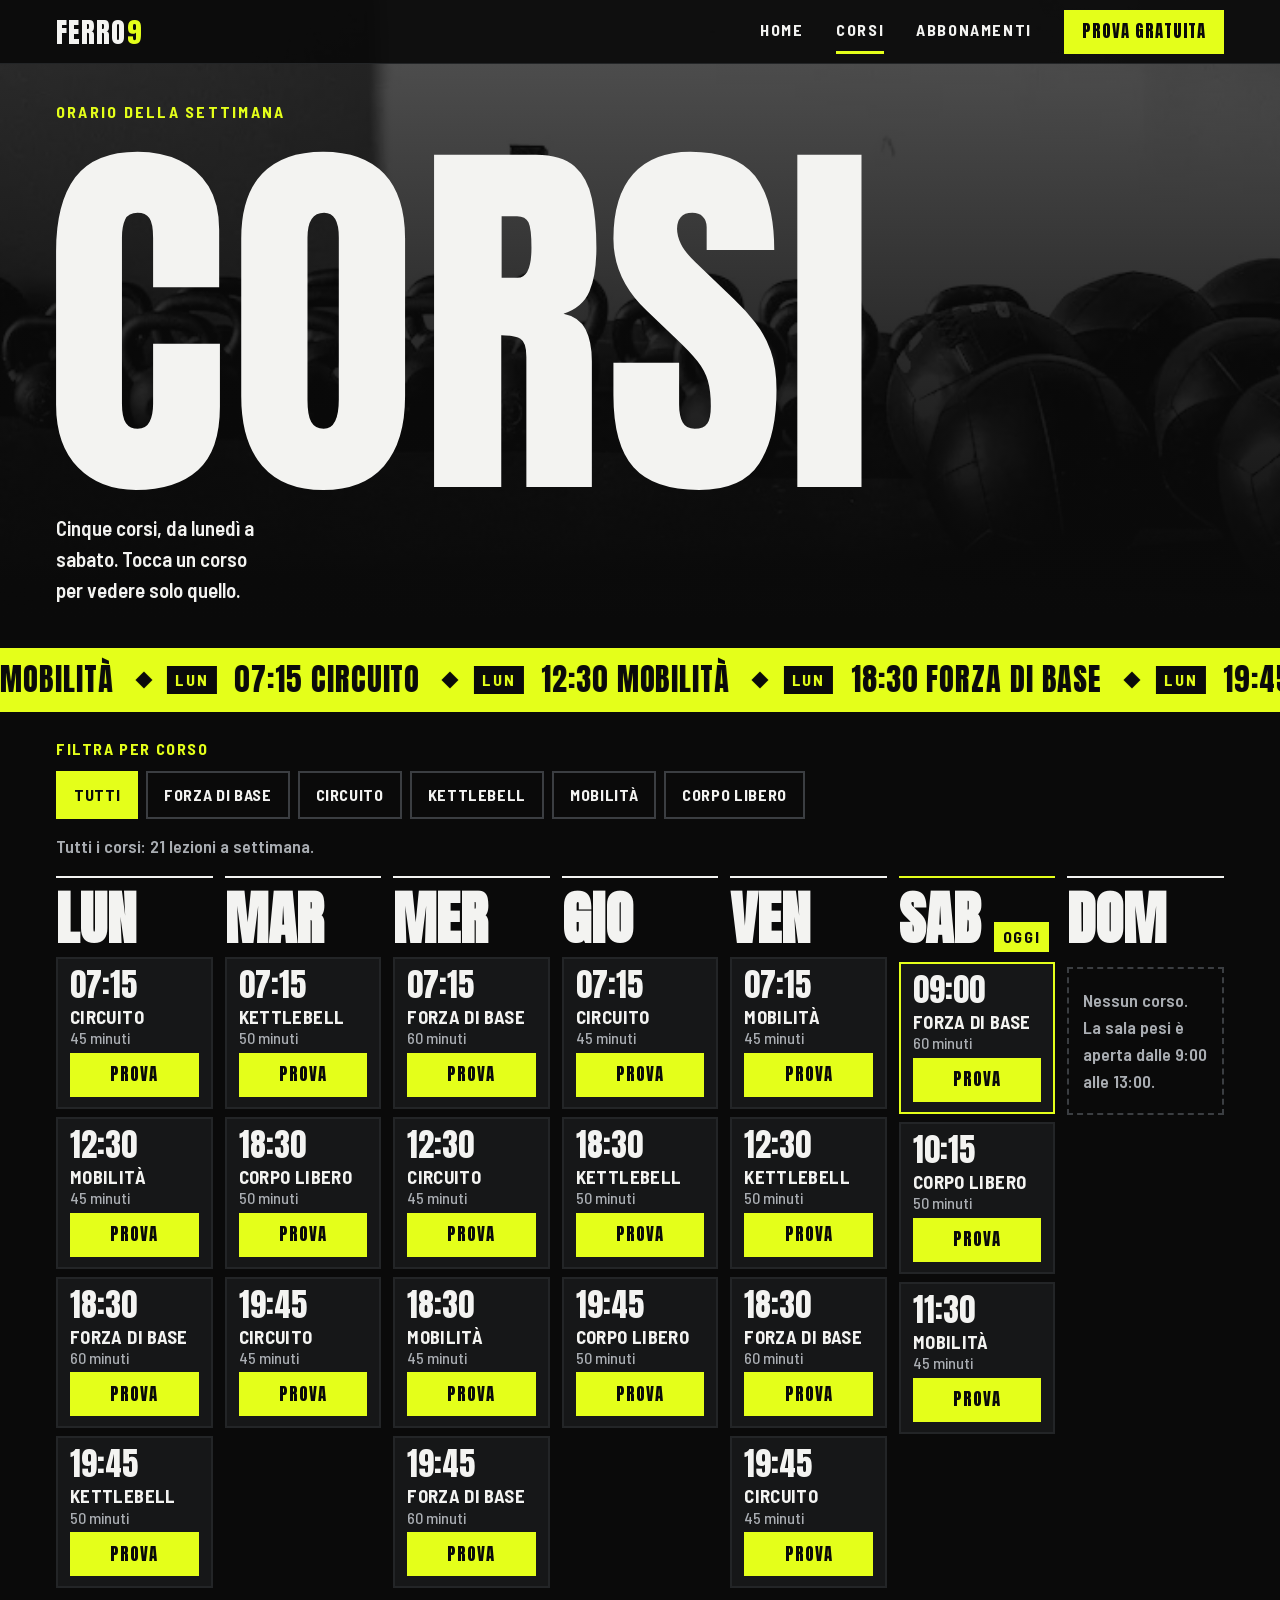
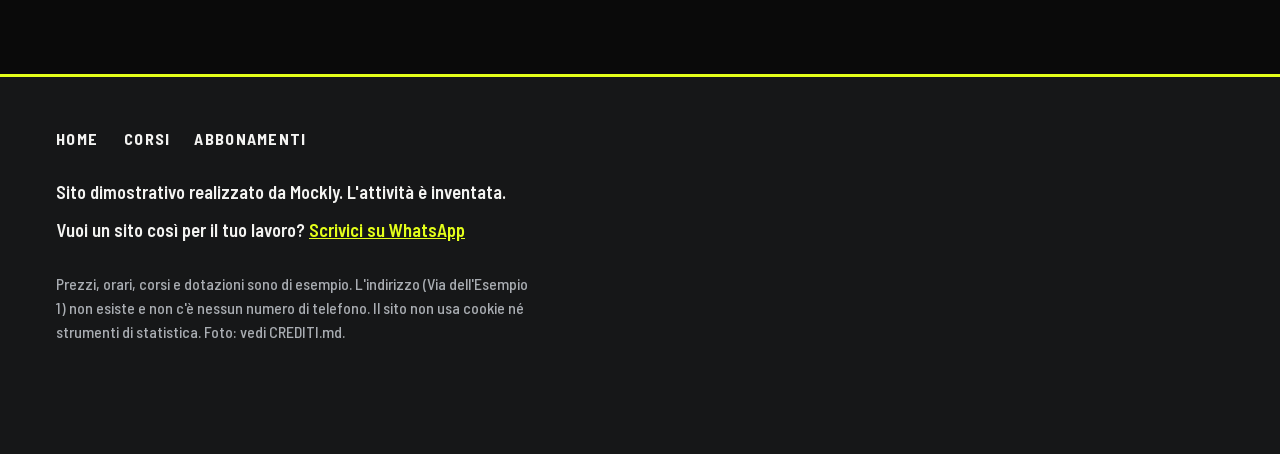
<file: corsi.html>
<!doctype html>
<html lang="it">
<head>
<meta charset="utf-8">
<meta name="viewport" content="width=device-width, initial-scale=1, viewport-fit=cover">
<title>Corsi e orario — Ferro 9 (sito dimostrativo di Mockly)</title>
<meta name="description" content="Orario settimanale di esempio della palestra inventata Ferro 9: forza, circuito, kettlebell, mobilità, corpo libero. Filtra per corso e chiedi la prova gratuita.">
<meta name="theme-color" content="#0a0a0a">
<meta name="robots" content="noindex">
<meta property="og:type" content="website">
<meta property="og:locale" content="it_IT">
<meta property="og:title" content="Corsi e orario — Ferro 9 (sito dimostrativo di Mockly)">
<meta property="og:description" content="Orario settimanale di esempio della palestra inventata Ferro 9: forza, circuito, kettlebell, mobilità, corpo libero. Filtra per corso e chiedi la prova gratuita.">
<meta property="og:image" content="assets/img/og.jpg">
<meta property="og:image:width" content="1200">
<meta property="og:image:height" content="630">
<meta property="og:image:alt" content="Ferro 9: il nome della palestra in lettere gialle su fondo nero">
<meta name="twitter:card" content="summary_large_image">
<link rel="icon" href="assets/img/favicon.svg" type="image/svg+xml">
<link rel="apple-touch-icon" href="assets/img/apple-touch-icon.png">
<link rel="manifest" href="site.webmanifest">
<link rel="preload" href="assets/fonts/anton-400.woff2" as="font" type="font/woff2" crossorigin>
<link rel="stylesheet" href="assets/css/style.css?v=20261105a">
<script>document.documentElement.classList.add('js');setTimeout(function(){if(!window.__ferro)document.documentElement.classList.add('rv-fallback')},2500)</script>
</head>
<body data-page="corsi">
<a class="skip-link" href="#main">Vai al contenuto</a>
<header class="site-header">
  <a class="logo" href="index.html" aria-label="Ferro 9, vai all'inizio">Ferro <b>9</b></a>
  <nav class="site-nav" aria-label="Principale">
    <a href="index.html">Home</a>
    <a href="corsi.html" aria-current="page">Corsi</a>
    <a href="abbonamenti.html">Abbonamenti</a>
    <button class="btn btn--small" type="button" data-prova>Prova gratuita</button>
  </nav>
  <button class="menu-btn" type="button" aria-expanded="false" aria-controls="menu" aria-label="Apri il menu">
    <span></span><span></span><span></span>
  </button>
</header>
<div class="scrim" data-scrim></div>
<nav class="menu-panel" id="menu" aria-label="Menu" aria-hidden="true">
  <div class="menu-panel__top">
    <span class="label">Menu</span>
    <button class="menu-btn" type="button" data-menu-close aria-label="Chiudi il menu" aria-expanded="true">
      <span></span><span></span><span></span>
    </button>
  </div>
  <ul>
    <li><a href="index.html"><small>01</small>Home</a></li>
    <li><a href="corsi.html" aria-current="page"><small>02</small>Corsi</a></li>
    <li><a href="abbonamenti.html"><small>03</small>Abbonamenti</a></li>
  </ul>
  <button class="btn" type="button" data-prova>Prova gratuita</button>
</nav>
<main id="main">

<section class="page-hero">
  <picture class="page-hero__img" aria-hidden="true"><img src="assets/img/kettlebell-1200.webp" srcset="assets/img/kettlebell-640.webp 640w, assets/img/kettlebell-1200.webp 1200w, assets/img/kettlebell-1800.webp 1800w" sizes="100vw" width="1800" height="372" alt=""></picture>
  <p class="label">Orario della settimana</p>
  <h1 class="big page-hero__title" data-beat>Corsi</h1>
  <p class="page-hero__lead">Cinque corsi, da lunedì a sabato. Tocca un corso per vedere solo quello.</p>
</section>
<div class="ribbon" id="nastro" data-ribbon role="region" aria-label="Prossimi corsi in sala">
  <div class="ribbon__track"><div class="ribbon__group"><a href="#giorno-1">Orario di esempio</a></div></div>
</div>
<div class="filters">
  <form id="filtri" aria-label="Filtra per corso">
    <fieldset class="field"><legend class="label">Filtra per corso</legend>
      <div class="filters__row"><label class="chip"><input type="radio" name="f" value="tutti" checked><span>Tutti</span></label><label class="chip"><input type="radio" name="f" value="forza"><span>Forza di base</span></label><label class="chip"><input type="radio" name="f" value="circuito"><span>Circuito</span></label><label class="chip"><input type="radio" name="f" value="kettlebell"><span>Kettlebell</span></label><label class="chip"><input type="radio" name="f" value="mobilita"><span>Mobilità</span></label><label class="chip"><input type="radio" name="f" value="corpo"><span>Corpo libero</span></label></div></fieldset>
  </form>
  <p class="filters__count" id="conteggio" role="status" aria-live="polite"></p>
</div>
<div class="week" id="settimana">
    <section class="day" id="giorno-1" data-day="1" aria-labelledby="dn-1">
      <div class="day__head"><h2 class="day__name" id="dn-1"><span aria-hidden="true">Lun</span><span class="visually-hidden">Lunedì</span></h2><span class="day__tag">Oggi</span></div>
      <ul class="slots">
        <li class="slot" data-course="circuito" data-time="07:15">
          <span class="slot__time">07:15</span>
          <span class="slot__course">Circuito<small>45 minuti</small></span>
          <button class="btn btn--small" type="button" data-prova data-corso="circuito" data-giorno="1" data-ora="07:15" aria-label="Prova gratis: Circuito, Lunedì alle 07:15">Prova</button>
        </li>
        <li class="slot" data-course="mobilita" data-time="12:30">
          <span class="slot__time">12:30</span>
          <span class="slot__course">Mobilità<small>45 minuti</small></span>
          <button class="btn btn--small" type="button" data-prova data-corso="mobilita" data-giorno="1" data-ora="12:30" aria-label="Prova gratis: Mobilità, Lunedì alle 12:30">Prova</button>
        </li>
        <li class="slot" data-course="forza" data-time="18:30">
          <span class="slot__time">18:30</span>
          <span class="slot__course">Forza di base<small>60 minuti</small></span>
          <button class="btn btn--small" type="button" data-prova data-corso="forza" data-giorno="1" data-ora="18:30" aria-label="Prova gratis: Forza di base, Lunedì alle 18:30">Prova</button>
        </li>
        <li class="slot" data-course="kettlebell" data-time="19:45">
          <span class="slot__time">19:45</span>
          <span class="slot__course">Kettlebell<small>50 minuti</small></span>
          <button class="btn btn--small" type="button" data-prova data-corso="kettlebell" data-giorno="1" data-ora="19:45" aria-label="Prova gratis: Kettlebell, Lunedì alle 19:45">Prova</button>
        </li>
      </ul>
      <p class="day__empty" hidden data-empty>Nessuna lezione di questo corso il giorno scelto.</p>
    </section>
    <section class="day" id="giorno-2" data-day="2" aria-labelledby="dn-2">
      <div class="day__head"><h2 class="day__name" id="dn-2"><span aria-hidden="true">Mar</span><span class="visually-hidden">Martedì</span></h2><span class="day__tag">Oggi</span></div>
      <ul class="slots">
        <li class="slot" data-course="kettlebell" data-time="07:15">
          <span class="slot__time">07:15</span>
          <span class="slot__course">Kettlebell<small>50 minuti</small></span>
          <button class="btn btn--small" type="button" data-prova data-corso="kettlebell" data-giorno="2" data-ora="07:15" aria-label="Prova gratis: Kettlebell, Martedì alle 07:15">Prova</button>
        </li>
        <li class="slot" data-course="corpo" data-time="18:30">
          <span class="slot__time">18:30</span>
          <span class="slot__course">Corpo libero<small>50 minuti</small></span>
          <button class="btn btn--small" type="button" data-prova data-corso="corpo" data-giorno="2" data-ora="18:30" aria-label="Prova gratis: Corpo libero, Martedì alle 18:30">Prova</button>
        </li>
        <li class="slot" data-course="circuito" data-time="19:45">
          <span class="slot__time">19:45</span>
          <span class="slot__course">Circuito<small>45 minuti</small></span>
          <button class="btn btn--small" type="button" data-prova data-corso="circuito" data-giorno="2" data-ora="19:45" aria-label="Prova gratis: Circuito, Martedì alle 19:45">Prova</button>
        </li>
      </ul>
      <p class="day__empty" hidden data-empty>Nessuna lezione di questo corso il giorno scelto.</p>
    </section>
    <section class="day" id="giorno-3" data-day="3" aria-labelledby="dn-3">
      <div class="day__head"><h2 class="day__name" id="dn-3"><span aria-hidden="true">Mer</span><span class="visually-hidden">Mercoledì</span></h2><span class="day__tag">Oggi</span></div>
      <ul class="slots">
        <li class="slot" data-course="forza" data-time="07:15">
          <span class="slot__time">07:15</span>
          <span class="slot__course">Forza di base<small>60 minuti</small></span>
          <button class="btn btn--small" type="button" data-prova data-corso="forza" data-giorno="3" data-ora="07:15" aria-label="Prova gratis: Forza di base, Mercoledì alle 07:15">Prova</button>
        </li>
        <li class="slot" data-course="circuito" data-time="12:30">
          <span class="slot__time">12:30</span>
          <span class="slot__course">Circuito<small>45 minuti</small></span>
          <button class="btn btn--small" type="button" data-prova data-corso="circuito" data-giorno="3" data-ora="12:30" aria-label="Prova gratis: Circuito, Mercoledì alle 12:30">Prova</button>
        </li>
        <li class="slot" data-course="mobilita" data-time="18:30">
          <span class="slot__time">18:30</span>
          <span class="slot__course">Mobilità<small>45 minuti</small></span>
          <button class="btn btn--small" type="button" data-prova data-corso="mobilita" data-giorno="3" data-ora="18:30" aria-label="Prova gratis: Mobilità, Mercoledì alle 18:30">Prova</button>
        </li>
        <li class="slot" data-course="forza" data-time="19:45">
          <span class="slot__time">19:45</span>
          <span class="slot__course">Forza di base<small>60 minuti</small></span>
          <button class="btn btn--small" type="button" data-prova data-corso="forza" data-giorno="3" data-ora="19:45" aria-label="Prova gratis: Forza di base, Mercoledì alle 19:45">Prova</button>
        </li>
      </ul>
      <p class="day__empty" hidden data-empty>Nessuna lezione di questo corso il giorno scelto.</p>
    </section>
    <section class="day" id="giorno-4" data-day="4" aria-labelledby="dn-4">
      <div class="day__head"><h2 class="day__name" id="dn-4"><span aria-hidden="true">Gio</span><span class="visually-hidden">Giovedì</span></h2><span class="day__tag">Oggi</span></div>
      <ul class="slots">
        <li class="slot" data-course="circuito" data-time="07:15">
          <span class="slot__time">07:15</span>
          <span class="slot__course">Circuito<small>45 minuti</small></span>
          <button class="btn btn--small" type="button" data-prova data-corso="circuito" data-giorno="4" data-ora="07:15" aria-label="Prova gratis: Circuito, Giovedì alle 07:15">Prova</button>
        </li>
        <li class="slot" data-course="kettlebell" data-time="18:30">
          <span class="slot__time">18:30</span>
          <span class="slot__course">Kettlebell<small>50 minuti</small></span>
          <button class="btn btn--small" type="button" data-prova data-corso="kettlebell" data-giorno="4" data-ora="18:30" aria-label="Prova gratis: Kettlebell, Giovedì alle 18:30">Prova</button>
        </li>
        <li class="slot" data-course="corpo" data-time="19:45">
          <span class="slot__time">19:45</span>
          <span class="slot__course">Corpo libero<small>50 minuti</small></span>
          <button class="btn btn--small" type="button" data-prova data-corso="corpo" data-giorno="4" data-ora="19:45" aria-label="Prova gratis: Corpo libero, Giovedì alle 19:45">Prova</button>
        </li>
      </ul>
      <p class="day__empty" hidden data-empty>Nessuna lezione di questo corso il giorno scelto.</p>
    </section>
    <section class="day" id="giorno-5" data-day="5" aria-labelledby="dn-5">
      <div class="day__head"><h2 class="day__name" id="dn-5"><span aria-hidden="true">Ven</span><span class="visually-hidden">Venerdì</span></h2><span class="day__tag">Oggi</span></div>
      <ul class="slots">
        <li class="slot" data-course="mobilita" data-time="07:15">
          <span class="slot__time">07:15</span>
          <span class="slot__course">Mobilità<small>45 minuti</small></span>
          <button class="btn btn--small" type="button" data-prova data-corso="mobilita" data-giorno="5" data-ora="07:15" aria-label="Prova gratis: Mobilità, Venerdì alle 07:15">Prova</button>
        </li>
        <li class="slot" data-course="kettlebell" data-time="12:30">
          <span class="slot__time">12:30</span>
          <span class="slot__course">Kettlebell<small>50 minuti</small></span>
          <button class="btn btn--small" type="button" data-prova data-corso="kettlebell" data-giorno="5" data-ora="12:30" aria-label="Prova gratis: Kettlebell, Venerdì alle 12:30">Prova</button>
        </li>
        <li class="slot" data-course="forza" data-time="18:30">
          <span class="slot__time">18:30</span>
          <span class="slot__course">Forza di base<small>60 minuti</small></span>
          <button class="btn btn--small" type="button" data-prova data-corso="forza" data-giorno="5" data-ora="18:30" aria-label="Prova gratis: Forza di base, Venerdì alle 18:30">Prova</button>
        </li>
        <li class="slot" data-course="circuito" data-time="19:45">
          <span class="slot__time">19:45</span>
          <span class="slot__course">Circuito<small>45 minuti</small></span>
          <button class="btn btn--small" type="button" data-prova data-corso="circuito" data-giorno="5" data-ora="19:45" aria-label="Prova gratis: Circuito, Venerdì alle 19:45">Prova</button>
        </li>
      </ul>
      <p class="day__empty" hidden data-empty>Nessuna lezione di questo corso il giorno scelto.</p>
    </section>
    <section class="day" id="giorno-6" data-day="6" aria-labelledby="dn-6">
      <div class="day__head"><h2 class="day__name" id="dn-6"><span aria-hidden="true">Sab</span><span class="visually-hidden">Sabato</span></h2><span class="day__tag">Oggi</span></div>
      <ul class="slots">
        <li class="slot" data-course="forza" data-time="09:00">
          <span class="slot__time">09:00</span>
          <span class="slot__course">Forza di base<small>60 minuti</small></span>
          <button class="btn btn--small" type="button" data-prova data-corso="forza" data-giorno="6" data-ora="09:00" aria-label="Prova gratis: Forza di base, Sabato alle 09:00">Prova</button>
        </li>
        <li class="slot" data-course="corpo" data-time="10:15">
          <span class="slot__time">10:15</span>
          <span class="slot__course">Corpo libero<small>50 minuti</small></span>
          <button class="btn btn--small" type="button" data-prova data-corso="corpo" data-giorno="6" data-ora="10:15" aria-label="Prova gratis: Corpo libero, Sabato alle 10:15">Prova</button>
        </li>
        <li class="slot" data-course="mobilita" data-time="11:30">
          <span class="slot__time">11:30</span>
          <span class="slot__course">Mobilità<small>45 minuti</small></span>
          <button class="btn btn--small" type="button" data-prova data-corso="mobilita" data-giorno="6" data-ora="11:30" aria-label="Prova gratis: Mobilità, Sabato alle 11:30">Prova</button>
        </li>
      </ul>
      <p class="day__empty" hidden data-empty>Nessuna lezione di questo corso il giorno scelto.</p>
    </section>
    <section class="day" id="giorno-0" data-day="0" aria-labelledby="dn-0">
      <div class="day__head"><h2 class="day__name" id="dn-0"><span aria-hidden="true">Dom</span><span class="visually-hidden">Domenica</span></h2><span class="day__tag">Oggi</span></div>
      <ul class="slots">
      </ul>
      <p class="day__empty" data-always>Nessun corso. La sala pesi è aperta dalle 9:00 alle 13:00.</p>
    </section>
</div>

</main>
<footer class="site-footer">
  <ul class="site-footer__nav">
    <li><a href="index.html">Home</a></li>
    <li><a href="corsi.html">Corsi</a></li>
    <li><a href="abbonamenti.html">Abbonamenti</a></li>
  </ul>
  <p class="site-footer__demo">Sito dimostrativo realizzato da Mockly. L'attività è inventata.<br>
    Vuoi un sito così per il tuo lavoro? <a href="https://wa.me/393517578080?text=Ciao%20Mockly%21%20Ho%20visto%20la%20demo%20del%20sito%20di%20Ferro%209%20%28palestra%20inventata%29.%20Vorrei%20un%20sito%20cos%C3%AC%20per%20il%20mio%20lavoro." rel="noopener">Scrivici su WhatsApp</a></p>
  <small>Prezzi, orari, corsi e dotazioni sono di esempio. L'indirizzo (Via dell'Esempio 1) non esiste e non c'è nessun numero di telefono. Il sito non usa cookie né strumenti di statistica. Foto: vedi CREDITI.md.</small>
</footer>
<div class="cta-bar"><button class="btn" type="button" data-prova>Prova gratuita</button></div>
<dialog class="sheet" id="prova" aria-labelledby="prova-titolo">
  <div class="sheet__in">
    <div class="sheet__top">
      <h2 class="big sheet__title" id="prova-titolo">Prova gratuita</h2>
      <button class="sheet__close" type="button" data-close aria-label="Chiudi">×</button>
    </div>
    <p class="sheet__demo"><strong>Dimostrazione.</strong> Non scrivi a una palestra vera: si apre WhatsApp con un messaggio già scritto a Mockly, lo studio che ha fatto il sito.</p>
    <form class="form" id="prova-form" novalidate>
      <div class="field" data-field="nome">
        <label for="f-nome">Il tuo nome</label>
        <input id="f-nome" name="nome" type="text" autocomplete="given-name" enterkeyhint="next" required>
        <p class="field__err" id="e-nome" role="alert"></p>
      </div>
      <div class="field">
        <label for="f-corso">Corso</label>
        <select id="f-corso" name="corso"><option value="">Decide il coach</option><option value="forza">Forza di base</option><option value="circuito">Circuito</option><option value="kettlebell">Kettlebell</option><option value="mobilita">Mobilità</option><option value="corpo">Corpo libero</option></select>
      </div>
      <div class="field" data-field="giorno">
        <label for="f-giorno">Giorno</label>
        <select id="f-giorno" name="giorno" required><option value="">Scegli il giorno</option><option value="1">Lunedì</option><option value="2">Martedì</option><option value="3">Mercoledì</option><option value="4">Giovedì</option><option value="5">Venerdì</option><option value="6">Sabato</option></select>
        <p class="field__err" id="e-giorno" role="alert"></p>
      </div>
      <fieldset class="field" data-field="fascia">
        <legend>Quando preferisci</legend>
        <div class="chips">
          <label class="chip"><input type="radio" name="fascia" value="mattina"><span>Mattina</span></label>
          <label class="chip"><input type="radio" name="fascia" value="pausa pranzo"><span>Pausa pranzo</span></label>
          <label class="chip"><input type="radio" name="fascia" value="sera"><span>Sera</span></label>
        </div>
        <p class="field__err" id="e-fascia" role="alert"></p>
      </fieldset>
      <p class="form__status" id="prova-status" role="status" aria-live="polite"></p>
      <button class="btn" type="submit">Apri WhatsApp</button>
    </form>
  </div>
</dialog>
<script src="assets/js/data.js?v=20261105a"></script>
<script src="assets/js/main.js?v=20261105a"></script>
</body>
</html>
</file>
<file: assets/css/style.css>
/* ==========================================================================
   Ferro 9 — sito dimostrativo di Mockly
   Idea: sala buia, ferro, giallo acido. La pagina batte a 120 battiti al minuto.
   Mobile first: si progetta per 390px, poi si allarga.
   ========================================================================== */

@font-face {
  font-family: "Anton";
  src: url("../fonts/anton-400.woff2") format("woff2");
  font-weight: 400;
  font-style: normal;
  font-display: swap;
}
@font-face {
  font-family: "Barlow Semi Condensed";
  src: url("../fonts/barlow-semi-condensed-400.woff2") format("woff2");
  font-weight: 400;
  font-display: swap;
}
@font-face {
  font-family: "Barlow Semi Condensed";
  src: url("../fonts/barlow-semi-condensed-500.woff2") format("woff2");
  font-weight: 500;
  font-display: swap;
}
@font-face {
  font-family: "Barlow Semi Condensed";
  src: url("../fonts/barlow-semi-condensed-600.woff2") format("woff2");
  font-weight: 600;
  font-display: swap;
}
@font-face {
  font-family: "Barlow Semi Condensed";
  src: url("../fonts/barlow-semi-condensed-700.woff2") format("woff2");
  font-weight: 700;
  font-display: swap;
}

/* ---------- Variabili ---------- */
:root {
  --black: #0a0a0a;
  --iron: #161718;
  --iron-2: #232527;
  --line: #3b3e42;
  --mute: #a9adb2;
  --text: #f3f3f1;
  --acid: #e4ff1a;
  --acid-dim: rgba(228, 255, 26, 0.18);
  --danger: #ff6b5e;

  --display: "Anton", "Arial Narrow", Impact, sans-serif;
  --body: "Barlow Semi Condensed", "Arial Narrow", system-ui, sans-serif;

  --header: 64px;
  --pad: clamp(16px, 5vw, 56px);
  --bar: 76px; /* altezza della barra col tasto fisso, su telefono */
  --ease: cubic-bezier(0.2, 0.8, 0.2, 1);
}

/* ---------- Base ---------- */
*,
*::before,
*::after {
  box-sizing: border-box;
}
html {
  -webkit-text-size-adjust: 100%;
  overflow-x: clip; /* il pannello del menu non deve allargare la pagina su iPhone */
  background: var(--black);
}
html.menu-open,
html.dialog-open {
  overflow: hidden;
}
body {
  margin: 0;
  min-height: 100vh;
  overflow-x: clip;
  background: var(--black);
  color: var(--text);
  font-family: var(--body);
  font-size: 1.125rem;
  line-height: 1.5;
  font-weight: 500;
  padding-bottom: var(--bar);
  -webkit-tap-highlight-color: transparent;
}
img,
svg {
  display: block;
  max-width: 100%;
}
a {
  color: inherit;
}
button,
input,
select,
textarea {
  font: inherit;
  color: inherit;
}
h1,
h2,
h3,
p {
  margin: 0;
}
p,
li {
  text-wrap: pretty;
}
:focus-visible {
  outline: 3px solid var(--acid);
  outline-offset: 3px;
}
::selection {
  background: var(--acid);
  color: var(--black);
}
[id] {
  scroll-margin-top: calc(var(--header) + 12px);
}

.visually-hidden {
  position: absolute !important;
  width: 1px;
  height: 1px;
  margin: -1px;
  padding: 0;
  overflow: hidden;
  clip: rect(0 0 0 0);
  white-space: nowrap;
  border: 0;
}
.skip-link {
  position: fixed;
  left: 8px;
  top: -80px;
  z-index: 400;
  background: var(--acid);
  color: var(--black);
  font-weight: 700;
  padding: 12px 16px;
  text-decoration: none;
}
.skip-link:focus {
  top: 8px;
}

/* ---------- Scritte grandi ---------- */
.big {
  font-family: var(--display);
  font-weight: 400;
  text-transform: uppercase;
  line-height: 0.9;
  letter-spacing: 0.005em;
}
.label {
  font-family: var(--body);
  font-weight: 700;
  font-size: 1rem;
  letter-spacing: 0.14em;
  text-transform: uppercase;
  color: var(--acid);
}
.mute {
  color: var(--mute);
}
.acid {
  color: var(--acid);
}
.balance {
  text-wrap: balance;
}

/* ---------- Bottoni ---------- */
.btn {
  display: inline-flex;
  align-items: center;
  justify-content: center;
  gap: 0.6rem;
  min-height: 52px;
  padding: 0 1.4rem;
  border: 2px solid var(--acid);
  background: var(--acid);
  color: var(--black);
  font-family: var(--display);
  font-size: 1.25rem;
  letter-spacing: 0.06em;
  text-transform: uppercase;
  text-decoration: none;
  cursor: pointer;
  border-radius: 0;
  transition: transform 90ms var(--ease), background 90ms linear, color 90ms linear;
  touch-action: manipulation;
}
.btn:active {
  transform: scale(0.96);
}
.btn--ghost {
  background: transparent;
  color: var(--text);
  border-color: var(--line);
}
.btn--ghost:active {
  border-color: var(--acid);
}
.btn--small {
  min-height: 44px;
  padding: 0 1rem;
  font-size: 1.05rem;
}
@media (hover: hover) {
  .btn:hover {
    background: var(--text);
    border-color: var(--text);
  }
  .btn--ghost:hover {
    background: transparent;
    border-color: var(--acid);
    color: var(--acid);
  }
}
.link-arrow {
  display: inline-flex;
  align-items: center;
  gap: 0.5rem;
  min-height: 44px;
  font-weight: 700;
  text-transform: uppercase;
  letter-spacing: 0.08em;
  font-size: 1rem;
  text-decoration: none;
  border-bottom: 2px solid var(--acid);
}
.link-arrow:active {
  color: var(--acid);
}

/* ---------- Intestazione ---------- */
.site-header {
  position: fixed;
  inset: 0 0 auto 0;
  z-index: 100;
  height: var(--header);
  display: flex;
  align-items: center;
  justify-content: space-between;
  padding: 0 var(--pad);
  background: rgba(10, 10, 10, 0.92);
  border-bottom: 1px solid var(--iron-2);
}
.logo {
  display: inline-flex;
  align-items: center;
  min-height: 44px;
  font-family: var(--display);
  font-size: 1.75rem;
  letter-spacing: 0.04em;
  text-transform: uppercase;
  text-decoration: none;
  line-height: 1;
}
.logo b {
  color: var(--acid);
  font-weight: 400;
}
.menu-btn {
  position: relative;
  width: 48px;
  height: 48px;
  display: grid;
  place-items: center;
  background: transparent;
  border: 2px solid var(--line);
  cursor: pointer;
  touch-action: manipulation;
}
.menu-btn:active {
  border-color: var(--acid);
}
.menu-btn span {
  position: absolute;
  width: 22px;
  height: 3px;
  background: var(--text);
  transition: transform 160ms var(--ease), opacity 120ms linear;
}
.menu-btn span:nth-child(1) {
  transform: translateY(-7px);
}
.menu-btn span:nth-child(3) {
  transform: translateY(7px);
}
.menu-btn[aria-expanded="true"] span:nth-child(1) {
  transform: rotate(45deg);
  background: var(--acid);
}
.menu-btn[aria-expanded="true"] span:nth-child(2) {
  opacity: 0;
}
.menu-btn[aria-expanded="true"] span:nth-child(3) {
  transform: rotate(-45deg);
  background: var(--acid);
}

.site-nav {
  display: none;
}
.menu-panel {
  position: fixed;
  top: 0;
  right: 0;
  bottom: 0;
  z-index: 300;
  width: min(88vw, 440px);
  display: flex;
  flex-direction: column;
  padding: 0 var(--pad) 24px;
  background: var(--iron);
  border-left: 3px solid var(--acid);
  overflow-y: auto;
  overscroll-behavior: contain;
  /* resta dentro lo schermo: niente translateX(100%), che su iPhone allarga la pagina */
  opacity: 0;
  visibility: hidden;
  transform: translateX(28px);
  transition: opacity 180ms linear, transform 220ms var(--ease), visibility 0s linear 220ms;
}
.menu-panel.is-open {
  opacity: 1;
  visibility: visible;
  transform: none;
  transition: opacity 160ms linear, transform 220ms var(--ease), visibility 0s;
}
.menu-panel__top {
  height: var(--header);
  display: flex;
  align-items: center;
  justify-content: space-between;
  flex: none;
}
.menu-panel ul {
  list-style: none;
  margin: 12px 0 24px;
  padding: 0;
}
.menu-panel li a {
  display: flex;
  align-items: baseline;
  gap: 0.9rem;
  min-height: 64px;
  padding: 6px 0;
  font-family: var(--display);
  font-size: clamp(2.6rem, 13vw, 3.6rem);
  line-height: 1;
  text-transform: uppercase;
  text-decoration: none;
  border-bottom: 1px solid var(--iron-2);
}
.menu-panel li a small {
  font-family: var(--body);
  font-size: 1rem;
  font-weight: 700;
  color: var(--acid);
  letter-spacing: 0.1em;
}
.menu-panel li a[aria-current="page"] {
  color: var(--acid);
}
.menu-panel .btn {
  margin-top: auto;
  width: 100%;
}
.scrim {
  position: fixed;
  inset: 0;
  z-index: 250;
  background: rgba(0, 0, 0, 0.72);
  opacity: 0;
  visibility: hidden;
  transition: opacity 180ms linear, visibility 0s linear 180ms;
}
.scrim.is-open {
  opacity: 1;
  visibility: visible;
  transition: opacity 160ms linear, visibility 0s;
}

@media (min-width: 1024px) {
  .menu-btn,
  .menu-panel,
  .scrim {
    display: none;
  }
  .site-nav {
    display: flex;
    align-items: center;
    gap: 2rem;
  }
  .site-nav a:not(.btn) {
    display: inline-flex;
    align-items: center;
    min-height: 44px;
    min-width: 44px;
    font-weight: 700;
    letter-spacing: 0.1em;
    text-transform: uppercase;
    font-size: 1rem;
    text-decoration: none;
    border-bottom: 3px solid transparent;
  }
  .site-nav a[aria-current="page"],
  .site-nav a:not(.btn):hover {
    border-bottom-color: var(--acid);
  }
}

/* ---------- Tasto fisso "prova gratuita" ---------- */
.cta-bar {
  position: fixed;
  inset: auto 0 0 0;
  z-index: 90;
  padding: 10px var(--pad) calc(10px + env(safe-area-inset-bottom));
  background: linear-gradient(180deg, rgba(10, 10, 10, 0), rgba(10, 10, 10, 0.96) 38%);
  transition: opacity 120ms linear, transform 160ms var(--ease);
}
.cta-bar .btn {
  width: 100%;
  min-height: 56px;
  font-size: 1.4rem;
}
html.dialog-open .cta-bar,
html.menu-open .cta-bar {
  opacity: 0;
  pointer-events: none;
}
@media (min-width: 1024px) {
  :root {
    --bar: 0px;
  }
  body {
    padding-bottom: 0;
  }
  .cta-bar {
    display: none; /* da computer il tasto sta nell'intestazione, sempre in vista */
  }
}

/* ---------- Battito ---------- */
/* L'anello è un contorno giallo netto che esce dal riquadro a ogni battito. */
.ring {
  position: absolute;
  inset: 0;
  border: 2px solid var(--acid);
  pointer-events: none;
  opacity: 0;
  will-change: transform, opacity;
}
.framed {
  position: relative;
  border: 2px solid var(--acid);
}

/* ---------- Sezioni ---------- */
.section {
  position: relative;
  padding: clamp(64px, 14vw, 140px) var(--pad);
  overflow: clip;
}
.section--iron {
  background: var(--iron);
}

/* Comparsa allo scroll: solo transform e opacity */
.js .rv {
  opacity: 0;
  transform: translateY(28px);
  transition: opacity 500ms var(--ease), transform 500ms var(--ease);
  transition-delay: var(--d, 0ms);
}
.js .rv.in,
.js.rv-fallback .rv {
  opacity: 1;
  transform: none;
}

/* ---------- Prima schermata ---------- */
.hero {
  position: relative;
  isolation: isolate;
  min-height: 100vh;
  min-height: 100svh;
  display: flex;
  flex-direction: column;
  padding: calc(var(--header) + 20px) var(--pad) calc(var(--bar) + 16px);
  overflow: clip;
}
.hero__img,
.hero__img img {
  position: absolute;
  inset: 0;
  width: 100%;
  height: 100%;
  object-fit: cover;
  z-index: -2;
}
.hero__img img {
  object-position: 42% 40%;
}
.hero::before {
  content: "";
  position: absolute;
  inset: 0;
  z-index: -1;
  background: linear-gradient(180deg, rgba(10, 10, 10, 0.72) 0%, rgba(10, 10, 10, 0.25) 38%, rgba(10, 10, 10, 0.94) 100%);
}
.hero__frame {
  position: absolute;
  inset: calc(var(--header) + 8px) 10px calc(var(--bar) - 6px);
  border: 2px solid var(--acid);
  pointer-events: none;
}
.hero__frame .ring {
  inset: -2px;
}
.hero__kicker {
  margin-top: 6px;
}
.hero__name {
  position: relative;
  margin-top: auto;
  font-size: 47vw;
  margin-left: -0.03em;
  white-space: nowrap;
  transform-origin: left bottom;
}
.hero__name .ch {
  display: inline-block;
}
.js .hero__name .ch {
  animation: rise 640ms var(--ease) both;
  animation-delay: calc(var(--i) * 55ms);
}
@keyframes rise {
  from {
    transform: translateY(105%);
    opacity: 0;
  }
  to {
    transform: none;
    opacity: 1;
  }
}
.hero__row {
  position: relative;
  display: grid;
  grid-template-columns: 1fr auto;
  align-items: end;
  gap: 8px;
  margin-top: 4px;
  min-height: 34vw;
}
.hero__tag {
  align-self: end;
  padding-bottom: 6px;
  font-size: 1.35rem;
  font-weight: 600;
  line-height: 1.15;
  text-wrap: balance;
  max-width: 14ch;
}
.hero__tag span {
  display: block;
  margin-top: 0.6rem;
  font-size: 1rem;
  font-weight: 500;
  color: var(--mute);
  max-width: 24ch;
}
.hero__nine {
  font-size: 72vw;
  line-height: 0.74;
  color: var(--acid);
  margin-right: -0.09em;
  margin-bottom: -0.06em;
  transform-origin: right bottom;
}
.js .hero__nine {
  animation: rise 700ms var(--ease) 330ms both;
}
.hero__more {
  margin-top: 14px;
}

@media (min-width: 720px) {
  .hero__name {
    font-size: clamp(14rem, 25vw, 26rem);
  }
  .hero__nine {
    font-size: clamp(22rem, 40vw, 44rem);
  }
  .hero__tag {
    font-size: 1.9rem;
    max-width: 16ch;
  }
  .hero__row {
    min-height: 0;
  }
}
@media (min-width: 720px) and (min-height: 1100px) {
  .hero {
    min-height: 1100px;
  }
}

/* ---------- Nastro dell'orario ---------- */
.ribbon {
  position: relative;
  background: var(--acid);
  color: var(--black);
  border-block: 3px solid var(--black);
  overflow-x: auto;
  overflow-y: hidden;
  scrollbar-width: none;
}
.ribbon::-webkit-scrollbar {
  display: none;
}
.ribbon.is-live {
  overflow: hidden;
}
.ribbon__track {
  display: flex;
  width: max-content;
  will-change: transform;
}
.ribbon__group {
  display: flex;
  flex: none;
}
.ribbon a {
  display: inline-flex;
  align-items: center;
  gap: 1.1rem;
  min-height: 64px;
  padding: 0 1.1rem 0 0;
  font-family: var(--display);
  font-size: 1.9rem;
  letter-spacing: 0.03em;
  text-transform: uppercase;
  text-decoration: none;
  white-space: nowrap;
}
.ribbon a::after {
  content: "";
  width: 12px;
  height: 12px;
  background: var(--black);
  transform: rotate(45deg);
  margin-left: 0.4rem;
}
.ribbon a em {
  font-style: normal;
  font-size: 1rem;
  font-family: var(--body);
  font-weight: 700;
  letter-spacing: 0.12em;
  background: var(--black);
  color: var(--acid);
  padding: 2px 8px;
}
.ribbon a:focus-visible {
  outline-color: var(--black);
  outline-offset: -6px;
}

/* ---------- Frase quasi sola ---------- */
.statement {
  padding-block: clamp(96px, 24vw, 220px);
}
.statement__text {
  font-family: var(--display);
  text-transform: uppercase;
  font-size: clamp(2.5rem, 11vw, 8.5rem);
  line-height: 0.96;
  text-wrap: balance;
  max-width: 16ch;
}
.statement__text mark {
  background: none;
  color: var(--acid);
}
.specs {
  list-style: none;
  margin: clamp(40px, 8vw, 80px) 0 0;
  padding: 0;
  display: grid;
  grid-template-columns: 1fr 1fr;
  gap: 1px;
  background: var(--iron-2);
  border: 1px solid var(--iron-2);
}
.specs li {
  background: var(--black);
  padding: 18px 14px 16px;
}
.specs b {
  display: block;
  font-family: var(--display);
  font-weight: 400;
  font-size: clamp(2.4rem, 9vw, 4rem);
  line-height: 1;
  color: var(--acid);
}
.specs span {
  display: block;
  margin-top: 6px;
  font-size: 1rem;
  color: var(--mute);
  line-height: 1.25;
}
@media (min-width: 900px) {
  .specs {
    grid-template-columns: repeat(4, 1fr);
    max-width: 1100px;
  }
}

/* ---------- Carica il bilanciere ---------- */
.rack {
  background: var(--iron);
  border-block: 1px solid var(--iron-2);
}
.rack__head {
  max-width: 30ch;
}
.rack__title {
  font-size: clamp(3.2rem, 15vw, 9rem);
  margin-top: 10px;
}
.rack__stage {
  margin-top: clamp(28px, 6vw, 56px);
  padding: 20px 8px 14px;
  background: var(--black);
}
.rack__svg {
  width: 100%;
  height: auto;
  overflow: visible;
}
.plate {
  transform-box: fill-box;
  transform-origin: center;
}
.plate--new {
  animation: plateIn 280ms var(--ease) both;
}
@keyframes plateIn {
  from {
    transform: scaleY(0.2) scaleX(0.4);
    opacity: 0;
  }
  to {
    transform: none;
    opacity: 1;
  }
}
.rack__total {
  display: flex;
  align-items: baseline;
  gap: 0.6rem;
  margin-top: 8px;
  padding-inline: 8px;
}
.rack__kg {
  display: inline-block;
  font-family: var(--display);
  font-size: clamp(5rem, 28vw, 11rem);
  line-height: 0.95;
  color: var(--acid);
  transform-origin: left bottom;
}
.rack__kg.bump {
  animation: bump 220ms var(--ease);
}
@keyframes bump {
  0% {
    transform: scale(1);
  }
  40% {
    transform: scale(1.07);
  }
  100% {
    transform: scale(1);
  }
}
.rack__unit {
  font-family: var(--display);
  font-size: clamp(1.8rem, 8vw, 3.5rem);
  text-transform: uppercase;
}
.rack__note {
  min-height: 3.2em;
  margin-top: 6px;
  padding-inline: 8px;
  font-size: 1.2rem;
  font-weight: 600;
}
.rack__sides {
  margin-top: 2px;
  padding-inline: 8px;
  color: var(--mute);
  font-size: 1rem;
}
.rack__pad {
  display: grid;
  grid-template-columns: repeat(4, 1fr);
  gap: 8px;
  margin-top: 20px;
}
.plate-btn {
  min-height: 56px;
  border: 2px solid var(--line);
  background: var(--iron-2);
  color: var(--text);
  font-family: var(--display);
  font-size: 1.5rem;
  cursor: pointer;
  touch-action: manipulation;
  transition: transform 90ms var(--ease), border-color 90ms linear, background 90ms linear;
}
.plate-btn small {
  display: block;
  font-family: var(--body);
  font-size: 1rem;
  color: var(--mute);
  line-height: 1;
  margin-top: 2px;
  font-weight: 600;
  letter-spacing: 0.05em;
}
.plate-btn:active {
  transform: scale(0.94);
  border-color: var(--acid);
  background: var(--acid-dim);
}
.plate-btn:disabled {
  opacity: 0.35;
  cursor: not-allowed;
}
.rack__tools {
  display: flex;
  gap: 8px;
  margin-top: 10px;
}
.rack__tools .btn {
  flex: 1;
}
@media (min-width: 900px) {
  .rack__layout {
    display: grid;
    grid-template-columns: 1.5fr 1fr;
    gap: 56px;
    align-items: start;
  }
  .rack__stage {
    margin-top: 0;
  }
}

/* ---------- Corsi (righe) ---------- */
.lessons__title {
  font-size: clamp(3.4rem, 17vw, 11rem);
}
.lesson-list {
  list-style: none;
  margin: clamp(32px, 6vw, 64px) 0 0;
  padding: 0;
  border-top: 2px solid var(--text);
}
.lesson {
  border-bottom: 2px solid var(--text);
}
.lesson summary {
  list-style: none;
  display: grid;
  grid-template-columns: auto 1fr auto;
  align-items: center;
  gap: 14px;
  min-height: 84px;
  padding: 12px 0;
  cursor: pointer;
  touch-action: manipulation;
}
.lesson summary::-webkit-details-marker {
  display: none;
}
.lesson__n {
  font-weight: 700;
  font-size: 1rem;
  letter-spacing: 0.1em;
  color: var(--acid);
}
.lesson__name {
  font-family: var(--display);
  font-size: clamp(2.2rem, 10vw, 5rem);
  line-height: 1;
  text-transform: uppercase;
}
.lesson__plus {
  position: relative;
  width: 44px;
  height: 44px;
  border: 2px solid var(--line);
  transition: transform 160ms var(--ease), background 100ms linear;
}
.lesson__plus::before,
.lesson__plus::after {
  content: "";
  position: absolute;
  left: 50%;
  top: 50%;
  width: 18px;
  height: 3px;
  margin: -1.5px 0 0 -9px;
  background: var(--text);
}
.lesson__plus::after {
  transform: rotate(90deg);
}
.lesson[open] .lesson__plus {
  transform: rotate(45deg);
  border-color: var(--acid);
}
.lesson summary:active .lesson__plus {
  background: var(--acid-dim);
}
.lesson__body {
  padding: 4px 0 24px;
  display: grid;
  gap: 16px;
  max-width: 62ch;
}
.lesson__body p {
  font-size: 1.2rem;
  line-height: 1.4;
}
.lesson__meta {
  display: flex;
  flex-wrap: wrap;
  gap: 8px 18px;
  color: var(--mute);
  font-size: 1rem;
  font-weight: 600;
}
.lesson__meta b {
  color: var(--acid);
  font-weight: 700;
}
.lesson__actions {
  display: flex;
  flex-wrap: wrap;
  gap: 10px 20px;
  align-items: center;
}
.lesson[open] .lesson__body {
  animation: fadeUp 260ms var(--ease);
}
@keyframes fadeUp {
  from {
    opacity: 0;
    transform: translateY(8px);
  }
  to {
    opacity: 1;
    transform: none;
  }
}

/* ---------- Abbonamenti (anteprima) ---------- */
.plans__title {
  font-size: clamp(3rem, 14vw, 9rem);
}
.plan-pair {
  display: grid;
  gap: 14px;
  margin-top: clamp(28px, 6vw, 56px);
}
.plan {
  position: relative;
  padding: 22px 20px 20px;
  background: var(--black);
  border: 2px solid var(--line);
  display: grid;
  gap: 6px;
}
.plan--hot {
  border-color: var(--acid);
}
.plan__name {
  font-weight: 700;
  letter-spacing: 0.12em;
  text-transform: uppercase;
  font-size: 1rem;
  color: var(--mute);
}
.plan__price {
  font-family: var(--display);
  font-size: clamp(4.6rem, 22vw, 9rem);
  line-height: 0.95;
}
.plan__price small {
  font-family: var(--body);
  font-size: 1.1rem;
  font-weight: 600;
  letter-spacing: 0.04em;
  color: var(--mute);
}
.plan__list {
  margin: 6px 0 0;
  padding: 0;
  list-style: none;
  color: var(--mute);
  font-size: 1.05rem;
}
.plan__list li::before {
  content: "+ ";
  color: var(--acid);
  font-weight: 700;
}
.fineprint {
  margin-top: 18px;
  font-size: 1rem;
  color: var(--mute);
  max-width: 62ch;
}
@media (min-width: 760px) {
  .plan-pair {
    grid-template-columns: 1fr 1fr;
  }
}

/* ---------- Dove e quando ---------- */
.where {
  display: grid;
  gap: 36px;
}
.where__title {
  font-size: clamp(3rem, 14vw, 8rem);
}
.open-now {
  display: inline-flex;
  align-items: center;
  gap: 10px;
  min-height: 44px;
  padding: 0 16px 0 12px;
  border: 2px solid var(--line);
  font-weight: 700;
  letter-spacing: 0.08em;
  text-transform: uppercase;
  font-size: 1rem;
}
.open-now i {
  width: 12px;
  height: 12px;
  background: var(--mute);
}
.open-now[data-state="open"] {
  border-color: var(--acid);
}
.open-now[data-state="open"] i {
  background: var(--acid);
}
.hours {
  margin: 16px 0 0;
  padding: 0;
  list-style: none;
  border-top: 1px solid var(--line);
}
.hours li {
  display: flex;
  justify-content: space-between;
  gap: 16px;
  min-height: 52px;
  align-items: center;
  border-bottom: 1px solid var(--line);
  font-size: 1.2rem;
}
.hours li b {
  font-family: var(--display);
  font-weight: 400;
  font-size: 1.5rem;
  letter-spacing: 0.03em;
  white-space: nowrap;
}
.hours li.is-today {
  color: var(--acid);
}
.address {
  font-size: 1.3rem;
  font-weight: 600;
  line-height: 1.3;
}
.where__actions {
  display: flex;
  flex-wrap: wrap;
  gap: 12px;
  margin-top: 20px;
}
@media (min-width: 900px) {
  .where {
    grid-template-columns: 1fr 1fr;
    gap: 72px;
    align-items: start;
  }
}

/* ---------- Finale ---------- */
.finale {
  position: relative;
  isolation: isolate;
  min-height: 100vh;
  min-height: 100svh;
  display: flex;
  flex-direction: column;
  justify-content: flex-end;
  padding: 96px var(--pad) calc(var(--bar) + 24px);
  overflow: clip;
  background: var(--black);
}
.finale__img {
  position: absolute;
  inset: 0;
  z-index: -2;
}
.finale__img img {
  width: 100%;
  height: 100%;
  object-fit: cover;
  object-position: 50% 60%;
  opacity: 0.55;
}
.finale::before {
  content: "";
  position: absolute;
  inset: 0;
  z-index: -1;
  background: linear-gradient(180deg, var(--black) 0%, rgba(10, 10, 10, 0.3) 45%, rgba(10, 10, 10, 0.9) 100%);
}
.finale__title {
  font-size: 30vw;
  transform-origin: left bottom;
  margin-left: -0.03em;
}
.finale__title span {
  display: block;
}
.finale__title .acid {
  font-size: 1.15em;
  line-height: 0.82;
}
.finale__text {
  margin-top: 22px;
  font-size: 1.35rem;
  font-weight: 600;
  max-width: 24ch;
  text-wrap: balance;
}
.finale .btn {
  margin-top: 20px;
  align-self: flex-start;
  min-height: 60px;
  font-size: 1.5rem;
}
@media (min-width: 720px) {
  .finale__title {
    font-size: clamp(12rem, 24vw, 24rem);
  }
}

/* ---------- Piè di pagina ---------- */
.site-footer {
  padding: 40px var(--pad) 32px;
  background: var(--iron);
  border-top: 3px solid var(--acid);
  display: grid;
  gap: 18px;
  font-size: 1rem;
}
.site-footer__nav {
  display: flex;
  flex-wrap: wrap;
  gap: 4px 24px;
  list-style: none;
  margin: 0;
  padding: 0;
}
.site-footer__nav a {
  display: inline-flex;
  align-items: center;
  min-height: 44px;
  min-width: 44px;
  font-weight: 700;
  text-transform: uppercase;
  letter-spacing: 0.08em;
  text-decoration: none;
}
.site-footer__demo {
  font-size: 1.15rem;
  font-weight: 600;
  max-width: 54ch;
}
.site-footer__demo a {
  display: inline-block;
  padding: 10px 0;
  color: var(--acid);
}
.site-footer small {
  color: var(--mute);
  font-size: 1rem;
  max-width: 60ch;
}
@media (min-width: 720px) {
  .site-footer {
    padding-bottom: 110px;
  }
}

/* ---------- Finestra "prova gratuita" ---------- */
dialog.sheet {
  width: 100%;
  max-width: 560px;
  max-height: 92vh;
  max-height: 92dvh;
  margin: auto 0 0;
  padding: 0;
  border: 0;
  border-top: 4px solid var(--acid);
  background: var(--iron);
  color: var(--text);
  overflow-y: auto;
  overscroll-behavior: contain;
}
dialog.sheet::backdrop {
  background: rgba(0, 0, 0, 0.78);
}
dialog.sheet[open] {
  animation: sheetIn 220ms var(--ease);
}
@keyframes sheetIn {
  from {
    transform: translateY(40px);
    opacity: 0;
  }
  to {
    transform: none;
    opacity: 1;
  }
}
@media (min-width: 640px) {
  dialog.sheet {
    margin: auto;
    border: 4px solid var(--acid);
  }
}
.sheet__in {
  padding: 22px var(--pad) calc(24px + env(safe-area-inset-bottom));
  padding-inline: clamp(18px, 5vw, 32px);
}
.sheet__top {
  display: flex;
  align-items: flex-start;
  justify-content: space-between;
  gap: 12px;
}
.sheet__title {
  font-size: clamp(2.6rem, 11vw, 3.6rem);
}
.sheet__close {
  flex: none;
  width: 48px;
  height: 48px;
  border: 2px solid var(--line);
  background: transparent;
  font-family: var(--display);
  font-size: 1.6rem;
  line-height: 1;
  cursor: pointer;
}
.sheet__close:active {
  border-color: var(--acid);
}
.sheet__demo {
  margin-top: 10px;
  padding: 10px 12px;
  background: var(--black);
  border-left: 4px solid var(--acid);
  font-size: 1rem;
  color: var(--mute);
}
.form {
  display: grid;
  gap: 16px;
  margin-top: 18px;
}
.field {
  display: grid;
  gap: 6px;
}
.field label,
.field legend {
  font-weight: 700;
  font-size: 1rem;
  letter-spacing: 0.1em;
  text-transform: uppercase;
  padding: 0;
}
.field input,
.field select {
  width: 100%;
  min-height: 52px;
  padding: 0 14px;
  font-size: 16px;
  background: var(--black);
  border: 2px solid var(--line);
  border-radius: 0;
  -webkit-appearance: none;
  appearance: none;
}
.field select {
  background-image: linear-gradient(45deg, transparent 50%, var(--acid) 50%), linear-gradient(135deg, var(--acid) 50%, transparent 50%);
  background-position: calc(100% - 22px) 50%, calc(100% - 16px) 50%;
  background-size: 6px 6px;
  background-repeat: no-repeat;
  padding-right: 40px;
}
.field input:focus,
.field select:focus {
  border-color: var(--acid);
  outline: none;
}
.field[data-invalid] input,
.field[data-invalid] select {
  border-color: var(--danger);
}
.field__err {
  min-height: 0;
  color: var(--danger);
  font-size: 1rem;
  font-weight: 600;
}
.field__err:empty {
  display: none;
}
fieldset.field {
  border: 0;
  margin: 0;
  padding: 0;
  min-width: 0;
}
.chips {
  display: flex;
  flex-wrap: wrap;
  gap: 8px;
}
.chip {
  position: relative;
}
.chip input {
  position: absolute;
  opacity: 0;
  inset: 0;
  width: 100%;
  height: 100%;
  margin: 0;
  cursor: pointer;
}
.chip span {
  display: inline-flex;
  align-items: center;
  min-height: 48px;
  padding: 0 16px;
  border: 2px solid var(--line);
  background: var(--black);
  font-weight: 700;
  font-size: 1rem;
  letter-spacing: 0.04em;
  transition: background 90ms linear, border-color 90ms linear, color 90ms linear, transform 90ms var(--ease);
}
.chip input:checked + span {
  background: var(--acid);
  border-color: var(--acid);
  color: var(--black);
}
.chip input:focus-visible + span {
  outline: 3px solid var(--acid);
  outline-offset: 3px;
}
.chip input:active + span {
  transform: scale(0.95);
}
.form__status {
  min-height: 1.5em;
  font-size: 1.05rem;
  font-weight: 600;
}
.form__status[data-state="ok"] {
  color: var(--acid);
}
.form__status[data-state="error"] {
  color: var(--danger);
}
.form__status a {
  color: inherit;
}

/* ---------- Pagina corsi ---------- */
.page-hero {
  position: relative;
  isolation: isolate;
  padding: calc(var(--header) + 36px) var(--pad) 40px;
  overflow: clip;
}
.page-hero__img {
  position: absolute;
  inset: 0;
  z-index: -2;
}
.page-hero__img img {
  width: 100%;
  height: 100%;
  object-fit: cover;
  opacity: 0.5;
}
.page-hero::before {
  content: "";
  position: absolute;
  inset: 0;
  z-index: -1;
  background: linear-gradient(180deg, rgba(10, 10, 10, 0.4), var(--black) 96%);
}
.page-hero__title {
  font-size: 42vw;
  margin-left: -0.03em;
  margin-top: 28px;
  white-space: nowrap;
  transform-origin: left bottom;
}
.page-hero__title--long {
  font-size: 25vw;
}
.page-hero__lead {
  max-width: 28ch;
  margin-top: 14px;
  font-size: 1.3rem;
  font-weight: 600;
  text-wrap: balance;
}
@media (min-width: 720px) {
  .page-hero__title {
    font-size: clamp(14rem, 30vw, 30rem);
  }
  .page-hero__title--long {
    font-size: clamp(9rem, 19vw, 21rem);
  }
}

.filters {
  padding: 22px var(--pad) 8px;
}
.filters__row {
  display: flex;
  flex-wrap: wrap;
  gap: 8px;
  margin-top: 10px;
}
.filters__count {
  margin-top: 14px;
  min-height: 1.5em;
  color: var(--mute);
  font-weight: 600;
}

.week {
  padding: 8px var(--pad) 64px;
  display: grid;
  gap: 8px;
}
.day {
  border-top: 2px solid var(--text);
  padding-top: 14px;
  padding-bottom: 22px;
}
.day__head {
  display: flex;
  align-items: baseline;
  gap: 14px;
}
.day__name {
  font-family: var(--display);
  font-size: clamp(3rem, 14vw, 5rem);
  line-height: 0.95;
  text-transform: uppercase;
}
.day__tag {
  display: none;
  padding: 3px 9px;
  background: var(--acid);
  color: var(--black);
  font-weight: 700;
  font-size: 1rem;
  letter-spacing: 0.1em;
  text-transform: uppercase;
}
.day.is-today .day__tag {
  display: inline-block;
}
.day.is-today {
  border-top-color: var(--acid);
}
.slots {
  list-style: none;
  margin: 10px 0 0;
  padding: 0;
  display: grid;
  gap: 8px;
}
.slot {
  display: grid;
  grid-template-columns: 4.6rem 1fr auto;
  align-items: center;
  gap: 4px 14px;
  padding: 10px 12px;
  background: var(--iron);
  border: 2px solid var(--iron-2);
  transition: opacity 160ms linear, transform 160ms var(--ease);
}
.slot[hidden],
.day__empty[hidden] {
  display: none;
}
.slot__time {
  font-family: var(--display);
  font-size: 2rem;
  line-height: 1;
}
.slot__course {
  font-weight: 700;
  font-size: 1.15rem;
  line-height: 1.1;
  text-transform: uppercase;
  letter-spacing: 0.02em;
}
.slot__course small {
  display: block;
  margin-top: 2px;
  font-size: 1rem;
  font-weight: 500;
  color: var(--mute);
  text-transform: none;
  letter-spacing: 0;
}
.slot.is-next {
  border-color: var(--acid);
}
.slot.is-past {
  opacity: 0.45;
}
.day__empty {
  margin-top: 10px;
  padding: 18px 14px;
  border: 2px dashed var(--line);
  color: var(--mute);
  font-weight: 600;
}
@media (max-width: 380px) {
  .slot {
    grid-template-columns: 3.7rem minmax(0, 1fr) auto;
    gap: 4px 10px;
    padding: 10px;
  }
  .slot__time {
    font-size: 1.7rem;
  }
  .slot__course {
    font-size: 1.05rem;
    overflow-wrap: anywhere;
  }
  .slot .btn {
    padding: 0 0.8rem;
  }
}
@media (min-width: 1100px) {
  .week {
    grid-template-columns: repeat(7, minmax(0, 1fr));
    gap: 12px;
    align-items: start;
  }
  .day__name {
    font-size: 3.6rem;
  }
  .slot {
    grid-template-columns: 1fr;
    justify-items: start;
    gap: 6px;
  }
  .slot .btn {
    width: 100%;
  }
}

/* ---------- Calcolatore ---------- */
.calc {
  display: grid;
  gap: 28px;
  padding: 24px var(--pad) 72px;
}
.calc__title {
  font-size: clamp(2rem, 9vw, 3rem);
  font-family: var(--display);
  text-transform: uppercase;
  line-height: 1;
}
.calc__mini {
  position: sticky;
  top: calc(var(--header) + 8px);
  z-index: 5;
  margin: 0;
  padding: 8px 14px;
  display: flex;
  align-items: baseline;
  justify-content: space-between;
  gap: 8px 12px;
  flex-wrap: wrap;
  background: var(--black);
  border: 2px solid var(--acid);
  font-weight: 600;
  font-size: 1rem;
  white-space: nowrap;
}
.calc__mini b {
  font-family: var(--display);
  font-weight: 400;
  font-size: 1.45rem;
  color: var(--acid);
  letter-spacing: 0.02em;
}
@media (min-width: 960px) {
  .calc__mini {
    display: none;
  }
}
.calc__step {
  display: grid;
  gap: 10px;
  border: 0;
  margin: 0;
  padding: 0;
  min-width: 0;
}
.calc__step legend {
  font-family: var(--display);
  font-size: 1.7rem;
  text-transform: uppercase;
  padding: 0;
}
.calc__step legend span {
  color: var(--acid);
  margin-right: 0.4rem;
}
.opt {
  position: relative;
  display: block;
}
.opt input {
  position: absolute;
  opacity: 0;
  inset: 0;
  width: 100%;
  height: 100%;
  margin: 0;
  cursor: pointer;
}
.opt__box {
  display: grid;
  grid-template-columns: 1fr auto;
  align-items: center;
  gap: 2px 12px;
  min-height: 64px;
  padding: 10px 16px;
  background: var(--iron);
  border: 2px solid var(--iron-2);
  transition: border-color 90ms linear, background 90ms linear, transform 90ms var(--ease);
}
.opt__box b {
  font-size: 1.25rem;
  font-weight: 700;
}
.opt__box small {
  grid-column: 1;
  color: var(--mute);
  font-size: 1rem;
  font-weight: 500;
}
.opt__box i {
  grid-row: 1 / span 2;
  grid-column: 2;
  font-style: normal;
  font-family: var(--display);
  font-size: 1.5rem;
  color: var(--acid);
}
.opt input:checked + .opt__box {
  border-color: var(--acid);
  background: var(--acid-dim);
}
.opt input:focus-visible + .opt__box {
  outline: 3px solid var(--acid);
  outline-offset: 3px;
}
.opt input:active + .opt__box {
  transform: scale(0.985);
}
.calc__opts {
  display: grid;
  gap: 8px;
}
.calc__out {
  position: relative;
  padding: 24px 20px;
  background: var(--black);
  border: 2px solid var(--acid);
  display: grid;
  gap: 6px;
}
.calc__out .ring {
  inset: -2px;
}
.calc__month {
  font-family: var(--display);
  font-size: clamp(5.4rem, 26vw, 11rem);
  line-height: 0.9;
  color: var(--acid);
  transform-origin: left bottom;
}
.calc__month small {
  font-family: var(--body);
  font-size: 1.1rem;
  color: var(--mute);
  letter-spacing: 0.04em;
  font-weight: 600;
}
.calc__lines {
  margin: 8px 0 0;
  padding: 0;
  list-style: none;
  border-top: 1px solid var(--line);
}
.calc__lines li {
  display: flex;
  justify-content: space-between;
  gap: 12px;
  min-height: 44px;
  align-items: center;
  border-bottom: 1px solid var(--iron-2);
  font-size: 1.1rem;
}
.calc__lines li b {
  font-family: var(--display);
  font-weight: 400;
  font-size: 1.4rem;
  white-space: nowrap;
}
.calc__lines li.total {
  font-weight: 700;
  color: var(--acid);
}
.calc__out .btn {
  margin-top: 10px;
}
@media (min-width: 960px) {
  .calc {
    grid-template-columns: 1.3fr 1fr;
    gap: 56px;
    align-items: start;
  }
  .calc__out {
    position: sticky;
    top: calc(var(--header) + 24px);
  }
  .calc__title {
    grid-column: 1 / -1;
  }
}

/* ---------- 404 ---------- */
.notfound {
  min-height: 100vh;
  min-height: 100svh;
  display: flex;
  flex-direction: column;
  justify-content: flex-end;
  padding: calc(var(--header) + 24px) var(--pad) calc(var(--bar) + 24px);
  overflow: clip;
}
.notfound__num {
  font-size: 58vw;
  color: var(--acid);
  line-height: 0.8;
  margin-left: -0.04em;
  transform-origin: left bottom;
}
.notfound__title {
  margin-top: 18px;
  font-size: clamp(2.6rem, 12vw, 6rem);
}
.notfound p {
  margin-top: 12px;
  font-size: 1.25rem;
  max-width: 26ch;
}
.notfound .btn {
  margin-top: 22px;
  align-self: flex-start;
}
@media (min-width: 720px) {
  .notfound__num {
    font-size: clamp(14rem, 38vw, 38rem);
  }
}

/* ---------- Con "riduci movimento" tutto resta visibile e fermo ---------- */
@media (prefers-reduced-motion: reduce) {
  *,
  *::before,
  *::after {
    animation: none !important;
    transition-duration: 0.01ms !important;
    transition-delay: 0s !important;
  }
  .js .rv {
    opacity: 1;
    transform: none;
  }
}

/* ---------- Stampa ---------- */
@media print {
  .site-header,
  .cta-bar,
  .menu-panel,
  .scrim {
    display: none;
  }
}
</file>
